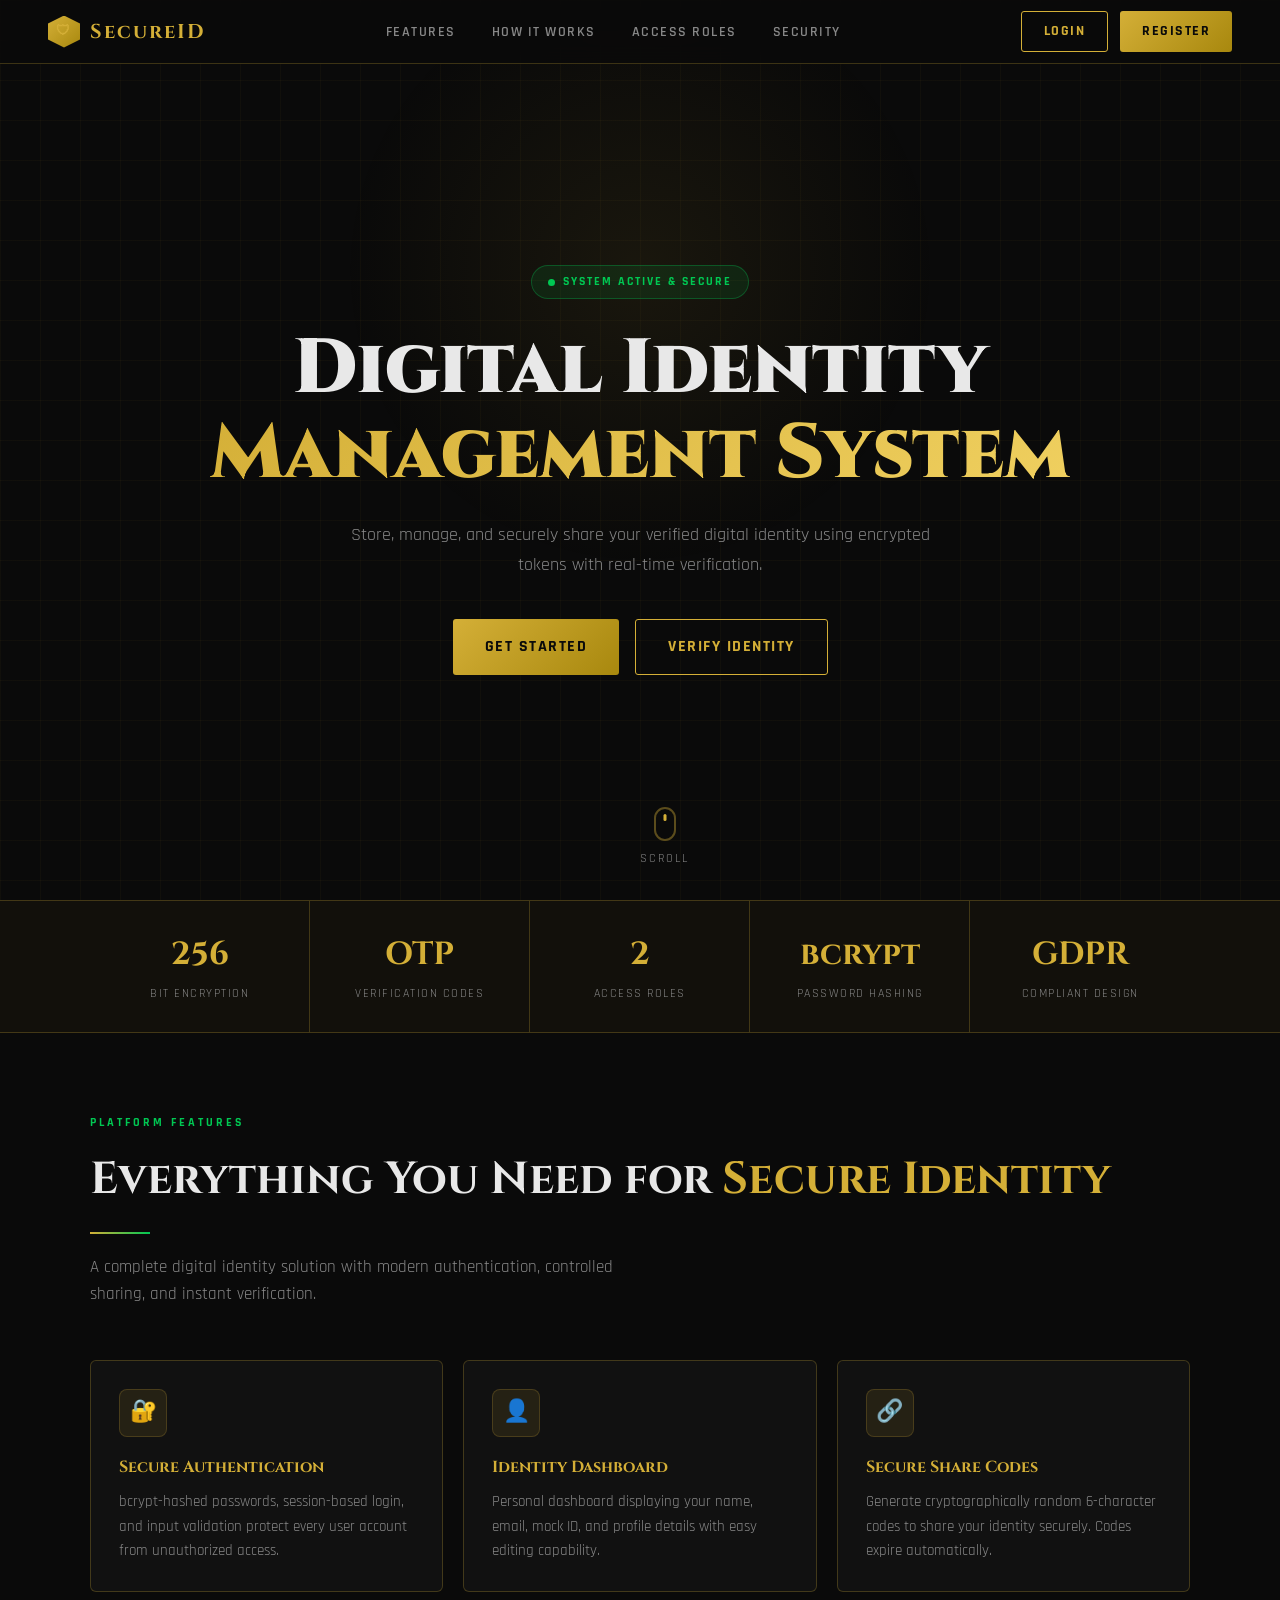
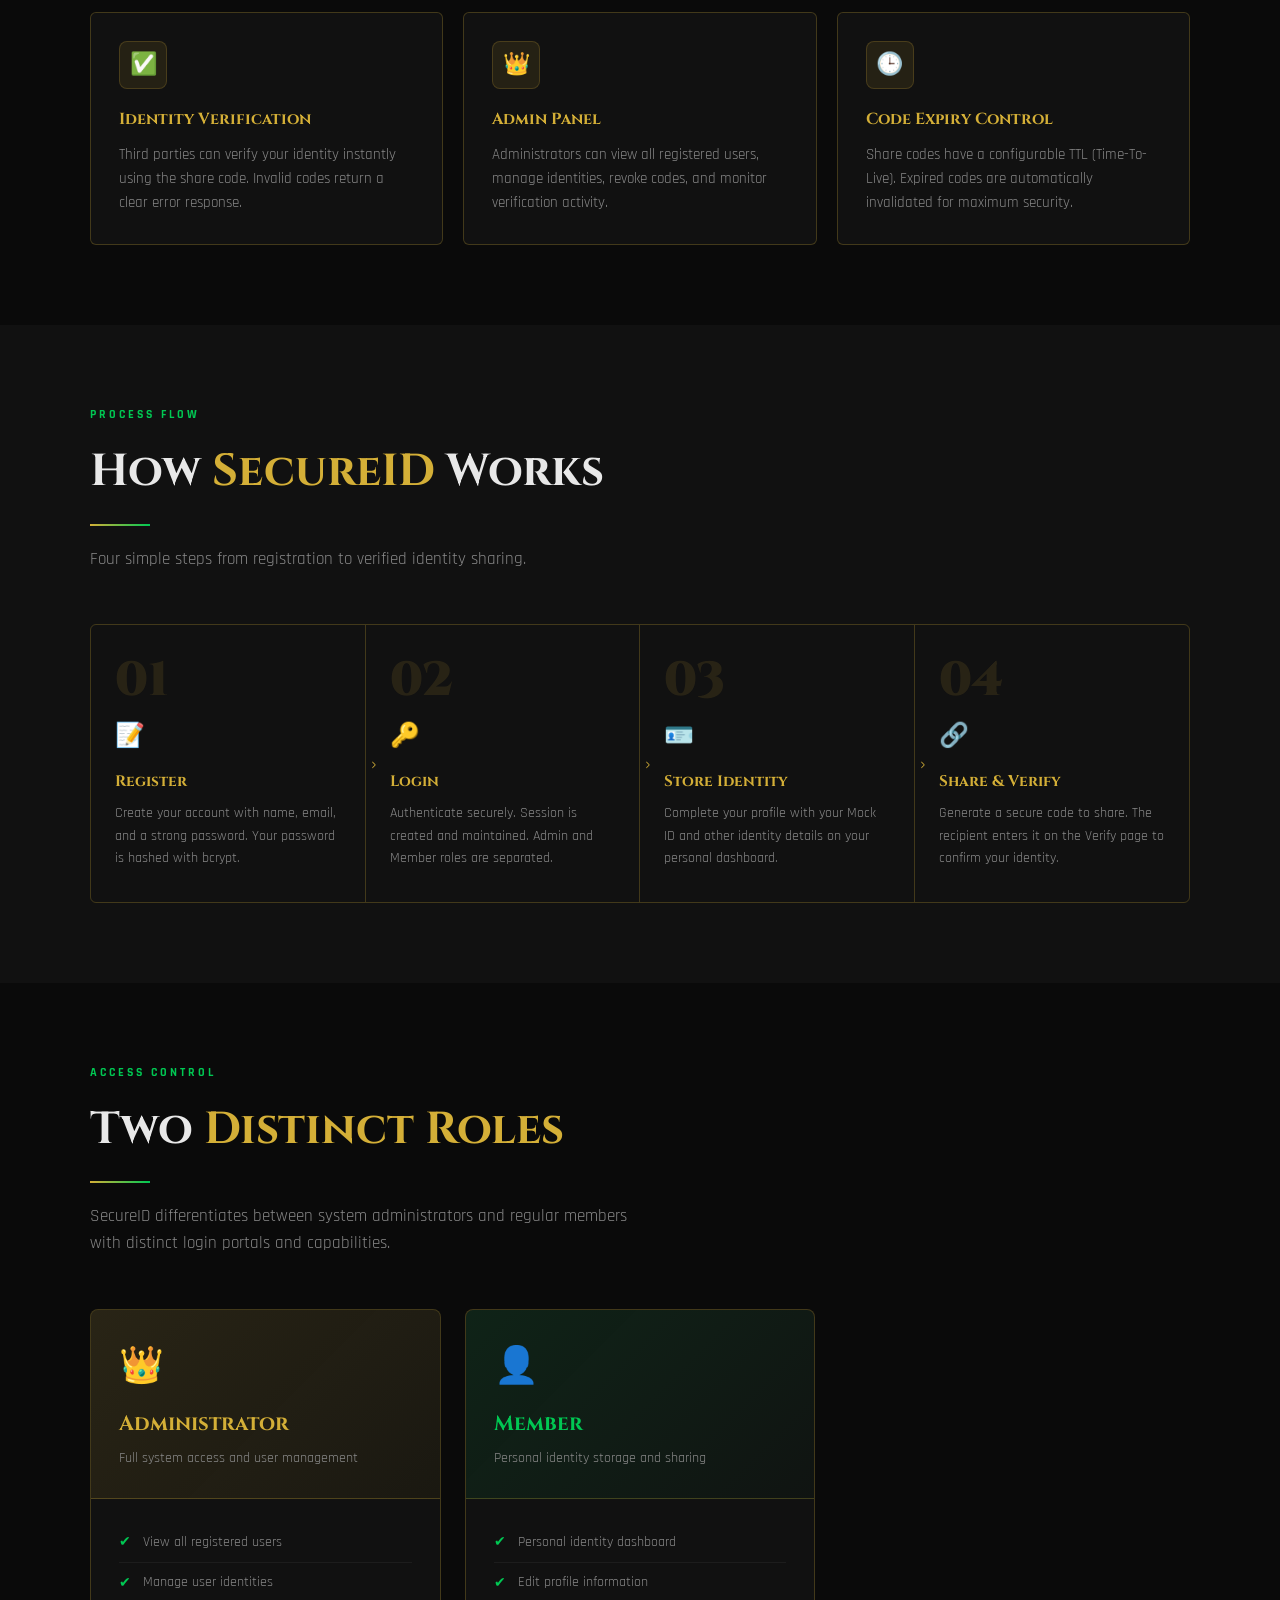
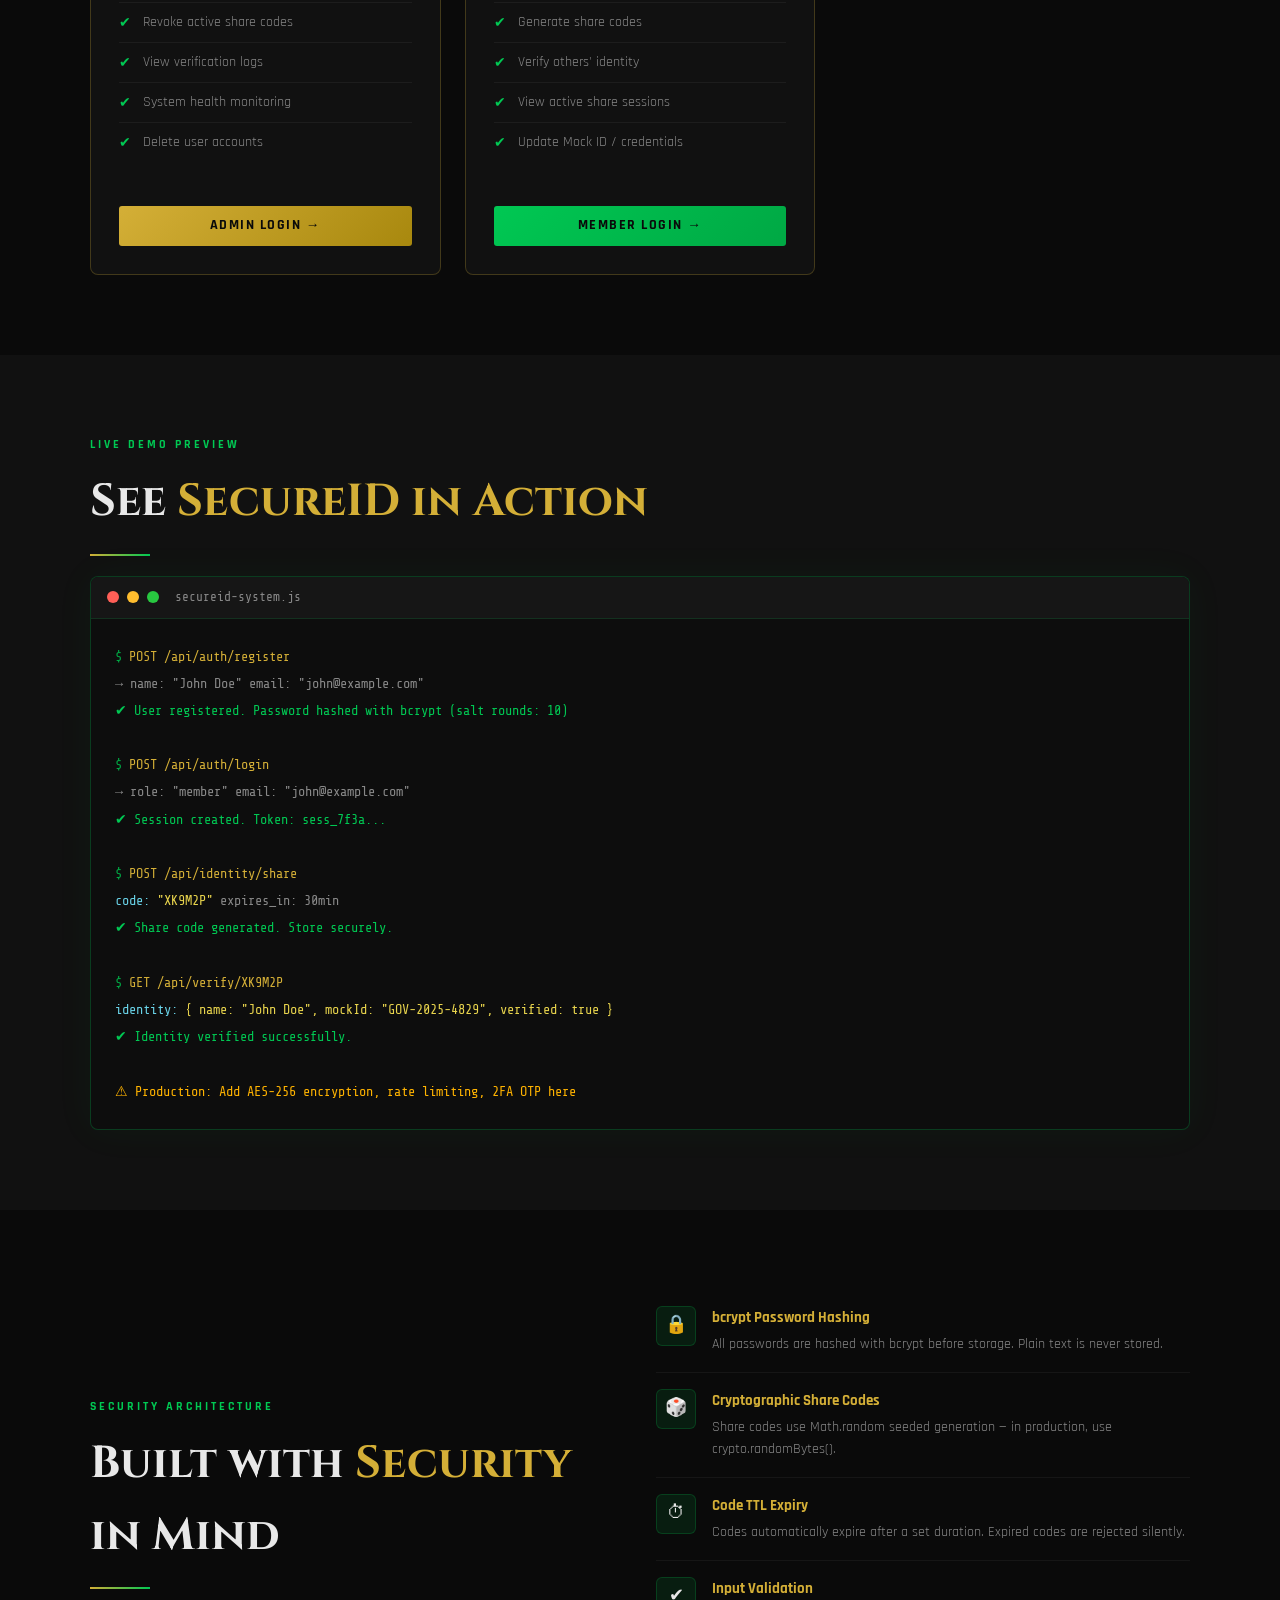
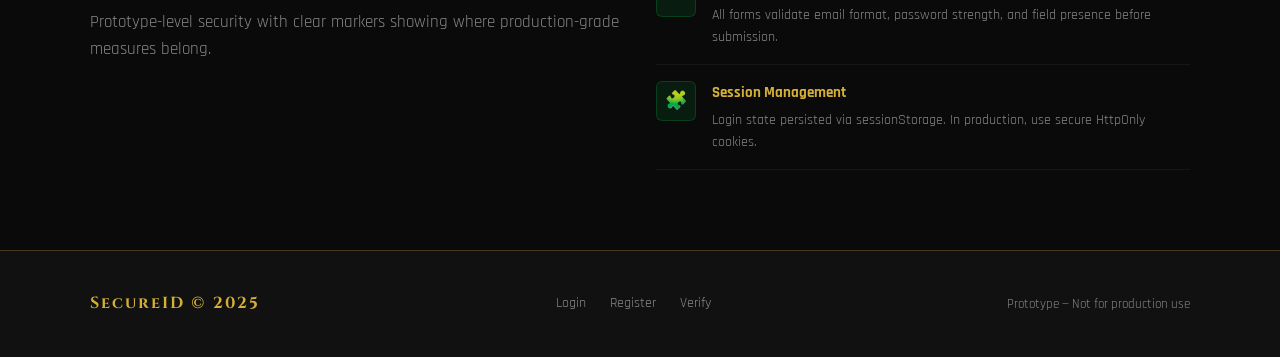
<file: index.html>
<!DOCTYPE html>
<html lang="en">
<head>
  <meta charset="UTF-8" />
  <meta name="viewport" content="width=device-width, initial-scale=1.0"/>
  <title>SecureID – Digital Identity Management System</title>
  <link rel="preconnect" href="https://fonts.googleapis.com">
  <link href="https://fonts.googleapis.com/css2?family=Cinzel:wght@400;600;700;900&family=Rajdhani:wght@300;400;500;600;700&family=Share+Tech+Mono&display=swap" rel="stylesheet">
  <style>
    :root {
      --gold: #D4AF37;
      --gold-light: #F0D060;
      --gold-dark: #A8880E;
      --black: #0A0A0A;
      --black-2: #111111;
      --black-3: #1A1A1A;
      --green: #00C853;
      --green-dark: #00A844;
      --green-dim: #00401A;
      --text: #E8E8E8;
      --text-muted: #888;
      --border: rgba(212,175,55,0.25);
    }
    *, *::before, *::after { box-sizing: border-box; margin: 0; padding: 0; }
    html { scroll-behavior: smooth; }
    body {
      background: var(--black);
      color: var(--text);
      font-family: 'Rajdhani', sans-serif;
      font-size: 16px;
      line-height: 1.6;
      overflow-x: hidden;
    }

    /* GRID BG */
    body::before {
      content: '';
      position: fixed;
      inset: 0;
      background-image:
        linear-gradient(rgba(212,175,55,0.04) 1px, transparent 1px),
        linear-gradient(90deg, rgba(212,175,55,0.04) 1px, transparent 1px);
      background-size: 40px 40px;
      pointer-events: none;
      z-index: 0;
    }

    /* NAV */
    nav {
      position: fixed;
      top: 0; left: 0; right: 0;
      z-index: 100;
      background: rgba(10,10,10,0.92);
      border-bottom: 1px solid var(--border);
      backdrop-filter: blur(12px);
      display: flex;
      align-items: center;
      justify-content: space-between;
      padding: 0 48px;
      height: 64px;
    }
    .nav-logo {
      font-family: 'Cinzel', serif;
      font-size: 1.25rem;
      font-weight: 700;
      color: var(--gold);
      letter-spacing: 2px;
      text-decoration: none;
      display: flex;
      align-items: center;
      gap: 10px;
    }
    .nav-logo .shield {
      width: 32px; height: 32px;
      background: linear-gradient(135deg, var(--gold), var(--gold-dark));
      clip-path: polygon(50% 0%, 100% 25%, 100% 75%, 50% 100%, 0% 75%, 0% 25%);
      display: flex; align-items: center; justify-content: center;
      font-size: 14px;
      flex-shrink: 0;
    }
    .nav-links {
      display: flex;
      gap: 36px;
      list-style: none;
      align-items: center;
    }
    .nav-links a {
      color: var(--text-muted);
      text-decoration: none;
      font-size: 0.9rem;
      font-weight: 600;
      letter-spacing: 1.5px;
      text-transform: uppercase;
      transition: color 0.2s;
    }
    .nav-links a:hover { color: var(--gold); }
    .nav-cta {
      display: flex;
      gap: 12px;
    }
    .btn {
      display: inline-flex;
      align-items: center;
      justify-content: center;
      gap: 8px;
      padding: 9px 22px;
      border-radius: 3px;
      font-family: 'Rajdhani', sans-serif;
      font-weight: 700;
      font-size: 0.85rem;
      letter-spacing: 1.5px;
      text-transform: uppercase;
      cursor: pointer;
      border: none;
      text-decoration: none;
      transition: all 0.2s;
    }
    .btn-outline {
      background: transparent;
      border: 1px solid var(--gold);
      color: var(--gold);
    }
    .btn-outline:hover {
      background: var(--gold);
      color: var(--black);
    }
    .btn-primary {
      background: linear-gradient(135deg, var(--gold), var(--gold-dark));
      color: var(--black);
    }
    .btn-primary:hover {
      background: linear-gradient(135deg, var(--gold-light), var(--gold));
      transform: translateY(-1px);
      box-shadow: 0 4px 20px rgba(212,175,55,0.3);
    }
    .btn-green {
      background: linear-gradient(135deg, var(--green), var(--green-dark));
      color: var(--black);
    }
    .btn-green:hover {
      background: linear-gradient(135deg, #00FF6A, var(--green));
      box-shadow: 0 4px 20px rgba(0,200,83,0.3);
      transform: translateY(-1px);
    }

    /* HERO */
    .hero {
      position: relative;
      min-height: 100vh;
      display: flex;
      align-items: center;
      justify-content: center;
      text-align: center;
      padding: 120px 24px 80px;
      z-index: 1;
    }
    .hero-glow {
      position: absolute;
      top: 30%;
      left: 50%;
      transform: translate(-50%, -50%);
      width: 600px; height: 600px;
      background: radial-gradient(circle, rgba(212,175,55,0.08) 0%, transparent 70%);
      pointer-events: none;
    }
    .hero-badge {
      display: inline-flex;
      align-items: center;
      gap: 8px;
      background: rgba(0,200,83,0.1);
      border: 1px solid rgba(0,200,83,0.3);
      color: var(--green);
      padding: 6px 16px;
      border-radius: 20px;
      font-size: 0.78rem;
      font-weight: 700;
      letter-spacing: 2px;
      text-transform: uppercase;
      margin-bottom: 28px;
      animation: fadeInDown 0.8s ease both;
    }
    .hero-badge::before {
      content: '';
      width: 7px; height: 7px;
      background: var(--green);
      border-radius: 50%;
      animation: pulse 1.5s infinite;
    }
    @keyframes pulse {
      0%, 100% { opacity: 1; transform: scale(1); }
      50% { opacity: 0.5; transform: scale(1.4); }
    }
    .hero h1 {
      font-family: 'Cinzel', serif;
      font-size: clamp(2.8rem, 6vw, 5rem);
      font-weight: 900;
      line-height: 1.1;
      margin-bottom: 24px;
      animation: fadeInUp 0.8s 0.2s ease both;
    }
    .hero h1 span {
      background: linear-gradient(135deg, var(--gold), var(--gold-light));
      -webkit-background-clip: text;
      -webkit-text-fill-color: transparent;
      background-clip: text;
    }
    .hero p {
      max-width: 600px;
      margin: 0 auto 40px;
      color: var(--text-muted);
      font-size: 1.15rem;
      font-weight: 400;
      animation: fadeInUp 0.8s 0.4s ease both;
    }
    .hero-btns {
      display: flex;
      gap: 16px;
      justify-content: center;
      flex-wrap: wrap;
      animation: fadeInUp 0.8s 0.6s ease both;
    }
    @keyframes fadeInUp {
      from { opacity: 0; transform: translateY(24px); }
      to { opacity: 1; transform: translateY(0); }
    }
    @keyframes fadeInDown {
      from { opacity: 0; transform: translateY(-16px); }
      to { opacity: 1; transform: translateY(0); }
    }

    /* STATS BAR */
    .stats-bar {
      position: relative;
      z-index: 1;
      border-top: 1px solid var(--border);
      border-bottom: 1px solid var(--border);
      background: rgba(212,175,55,0.04);
      display: flex;
      justify-content: center;
      gap: 0;
    }
    .stat {
      flex: 1;
      max-width: 220px;
      padding: 28px 24px;
      text-align: center;
      border-right: 1px solid var(--border);
    }
    .stat:last-child { border-right: none; }
    .stat-num {
      font-family: 'Cinzel', serif;
      font-size: 2rem;
      font-weight: 700;
      color: var(--gold);
    }
    .stat-label {
      font-size: 0.78rem;
      color: var(--text-muted);
      text-transform: uppercase;
      letter-spacing: 1.5px;
      margin-top: 4px;
    }

    /* SECTIONS */
    section {
      position: relative;
      z-index: 1;
      padding: 80px 24px;
    }
    .container { max-width: 1100px; margin: 0 auto; }
    .section-label {
      font-size: 0.75rem;
      letter-spacing: 3px;
      text-transform: uppercase;
      color: var(--green);
      font-weight: 700;
      margin-bottom: 12px;
    }
    .section-title {
      font-family: 'Cinzel', serif;
      font-size: clamp(1.8rem, 3.5vw, 2.8rem);
      font-weight: 700;
      margin-bottom: 16px;
      color: var(--text);
    }
    .section-title span { color: var(--gold); }
    .section-desc {
      color: var(--text-muted);
      font-size: 1.05rem;
      max-width: 560px;
      margin-bottom: 52px;
    }

    /* FEATURES GRID */
    .features-grid {
      display: grid;
      grid-template-columns: repeat(auto-fill, minmax(300px, 1fr));
      gap: 20px;
    }
    .feature-card {
      background: var(--black-2);
      border: 1px solid var(--border);
      border-radius: 6px;
      padding: 28px;
      transition: border-color 0.3s, transform 0.3s;
      position: relative;
      overflow: hidden;
    }
    .feature-card::before {
      content: '';
      position: absolute;
      top: 0; left: 0; right: 0;
      height: 2px;
      background: linear-gradient(90deg, transparent, var(--gold), transparent);
      opacity: 0;
      transition: opacity 0.3s;
    }
    .feature-card:hover { border-color: var(--gold); transform: translateY(-4px); }
    .feature-card:hover::before { opacity: 1; }
    .feature-icon {
      width: 48px; height: 48px;
      background: rgba(212,175,55,0.1);
      border: 1px solid rgba(212,175,55,0.2);
      border-radius: 8px;
      display: flex; align-items: center; justify-content: center;
      font-size: 22px;
      margin-bottom: 18px;
    }
    .feature-card h3 {
      font-family: 'Cinzel', serif;
      font-size: 1rem;
      color: var(--gold);
      margin-bottom: 10px;
    }
    .feature-card p {
      color: var(--text-muted);
      font-size: 0.92rem;
      line-height: 1.65;
    }

    /* HOW IT WORKS */
    .steps {
      display: grid;
      grid-template-columns: repeat(auto-fill, minmax(220px, 1fr));
      gap: 0;
      border: 1px solid var(--border);
      border-radius: 6px;
      overflow: hidden;
    }
    .step {
      padding: 32px 24px;
      border-right: 1px solid var(--border);
      position: relative;
    }
    .step:last-child { border-right: none; }
    .step-num {
      font-family: 'Cinzel', serif;
      font-size: 3rem;
      font-weight: 900;
      color: rgba(212,175,55,0.12);
      line-height: 1;
      margin-bottom: 12px;
    }
    .step-icon { font-size: 24px; margin-bottom: 14px; }
    .step h4 {
      font-family: 'Cinzel', serif;
      font-size: 0.95rem;
      color: var(--gold);
      margin-bottom: 8px;
    }
    .step p { color: var(--text-muted); font-size: 0.88rem; }
    .step-arrow {
      position: absolute;
      top: 50%; right: -12px;
      transform: translateY(-50%);
      color: var(--gold);
      font-size: 20px;
      z-index: 2;
    }
    .step:last-child .step-arrow { display: none; }

    /* ROLE CARDS */
    .roles-grid {
      display: grid;
      grid-template-columns: repeat(auto-fill, minmax(320px, 1fr));
      gap: 24px;
    }
    .role-card {
      background: var(--black-2);
      border-radius: 8px;
      overflow: hidden;
      border: 1px solid var(--border);
      transition: transform 0.3s, box-shadow 0.3s;
    }
    .role-card:hover {
      transform: translateY(-4px);
      box-shadow: 0 12px 40px rgba(0,0,0,0.4);
    }
    .role-header {
      padding: 28px;
      border-bottom: 1px solid var(--border);
    }
    .role-header.admin { background: linear-gradient(135deg, rgba(212,175,55,0.12), rgba(168,136,14,0.06)); }
    .role-header.member { background: linear-gradient(135deg, rgba(0,200,83,0.1), rgba(0,64,26,0.06)); }
    .role-icon { font-size: 36px; margin-bottom: 12px; }
    .role-card h3 {
      font-family: 'Cinzel', serif;
      font-size: 1.3rem;
      font-weight: 700;
    }
    .role-header.admin h3 { color: var(--gold); }
    .role-header.member h3 { color: var(--green); }
    .role-card p { color: var(--text-muted); font-size: 0.9rem; margin-top: 6px; }
    .role-body { padding: 24px 28px; }
    .role-feature {
      display: flex;
      align-items: center;
      gap: 12px;
      padding: 8px 0;
      border-bottom: 1px solid rgba(255,255,255,0.05);
      font-size: 0.9rem;
      color: var(--text-muted);
    }
    .role-feature:last-child { border-bottom: none; }
    .role-feature .check { color: var(--green); font-size: 14px; flex-shrink: 0; }
    .role-btn { display: block; margin: 20px 28px 28px; }

    /* TERMINAL DEMO */
    .terminal {
      background: #0D0D0D;
      border: 1px solid rgba(0,200,83,0.25);
      border-radius: 8px;
      overflow: hidden;
      font-family: 'Share Tech Mono', monospace;
      box-shadow: 0 0 40px rgba(0,200,83,0.05);
    }
    .terminal-bar {
      background: #161616;
      border-bottom: 1px solid rgba(0,200,83,0.15);
      padding: 10px 16px;
      display: flex;
      align-items: center;
      gap: 8px;
    }
    .t-dot { width: 12px; height: 12px; border-radius: 50%; }
    .t-dot.red { background: #FF5F57; }
    .t-dot.yellow { background: #FFBD2E; }
    .t-dot.green { background: #28C840; }
    .terminal-title { color: var(--text-muted); font-size: 0.8rem; margin-left: 8px; }
    .terminal-body { padding: 24px; font-size: 0.85rem; line-height: 2; }
    .t-cmd { color: var(--gold); }
    .t-out { color: var(--text-muted); }
    .t-success { color: var(--green); }
    .t-warn { color: #FFB300; }
    .t-key { color: #69D2E7; }
    .t-val { color: #E8D44D; }
    .t-prompt { color: var(--green-dark); }

    /* SECURITY SECTION */
    .security-grid {
      display: grid;
      grid-template-columns: 1fr 1fr;
      gap: 32px;
      align-items: center;
    }
    .security-list { list-style: none; }
    .security-item {
      display: flex;
      gap: 16px;
      padding: 16px 0;
      border-bottom: 1px solid rgba(255,255,255,0.05);
    }
    .sec-icon {
      width: 40px; height: 40px;
      background: rgba(0,200,83,0.1);
      border: 1px solid rgba(0,200,83,0.2);
      border-radius: 6px;
      display: flex; align-items: center; justify-content: center;
      font-size: 18px;
      flex-shrink: 0;
    }
    .sec-text h4 { color: var(--gold); font-size: 0.95rem; margin-bottom: 4px; }
    .sec-text p { color: var(--text-muted); font-size: 0.85rem; }

    /* FOOTER */
    footer {
      position: relative;
      z-index: 1;
      background: var(--black-2);
      border-top: 1px solid var(--border);
      padding: 40px 24px;
    }
    .footer-inner {
      max-width: 1100px;
      margin: 0 auto;
      display: flex;
      align-items: center;
      justify-content: space-between;
      flex-wrap: wrap;
      gap: 20px;
    }
    .footer-logo {
      font-family: 'Cinzel', serif;
      color: var(--gold);
      font-size: 1rem;
      font-weight: 700;
      letter-spacing: 2px;
    }
    .footer-links { display: flex; gap: 24px; }
    .footer-links a {
      color: var(--text-muted);
      text-decoration: none;
      font-size: 0.85rem;
      transition: color 0.2s;
    }
    .footer-links a:hover { color: var(--gold); }
    .footer-copy { color: var(--text-muted); font-size: 0.8rem; }

    /* DIVIDER */
    .gold-divider {
      width: 60px; height: 2px;
      background: linear-gradient(90deg, var(--gold), var(--green));
      margin-bottom: 20px;
    }

    /* SCROLL INDICATOR */
    .scroll-indicator {
      position: absolute;
      bottom: 32px;
      left: 50%;
      transform: translateX(-50%);
      display: flex;
      flex-direction: column;
      align-items: center;
      gap: 8px;
      color: var(--text-muted);
      font-size: 0.75rem;
      letter-spacing: 2px;
      text-transform: uppercase;
      animation: fadeInUp 1s 1s ease both;
    }
    .scroll-mouse {
      width: 22px; height: 34px;
      border: 2px solid rgba(212,175,55,0.4);
      border-radius: 11px;
      position: relative;
    }
    .scroll-mouse::after {
      content: '';
      position: absolute;
      top: 5px; left: 50%; transform: translateX(-50%);
      width: 3px; height: 7px;
      background: var(--gold);
      border-radius: 2px;
      animation: scrollDown 1.5s infinite;
    }
    @keyframes scrollDown {
      0% { top: 5px; opacity: 1; }
      100% { top: 18px; opacity: 0; }
    }

    /* SECTION BG ACCENT */
    .bg-accent { background: var(--black-2); }
  </style>
</head>
<body>

  <!-- NAVBAR -->
  <nav>
    <a href="index.html" class="nav-logo">
      <div class="shield">🛡</div>
      SecureID
    </a>
    <ul class="nav-links">
      <li><a href="#features">Features</a></li>
      <li><a href="#how-it-works">How It Works</a></li>
      <li><a href="#roles">Access Roles</a></li>
      <li><a href="#security">Security</a></li>
    </ul>
    <div class="nav-cta">
      <a href="login.html" class="btn btn-outline">Login</a>
      <a href="register.html" class="btn btn-primary">Register</a>
    </div>
  </nav>

  <!-- HERO -->
  <section class="hero">
    <div class="hero-glow"></div>
    <div>
      <div class="hero-badge">System Active &amp; Secure</div>
      <h1>Digital Identity<br><span>Management System</span></h1>
      <p>Store, manage, and securely share your verified digital identity using encrypted tokens with real-time verification.</p>
      <div class="hero-btns">
        <a href="register.html" class="btn btn-primary" style="font-size:1rem; padding:14px 32px;">Get Started</a>
        <a href="verify.html" class="btn btn-outline" style="font-size:1rem; padding:14px 32px;">Verify Identity</a>
      </div>
    </div>
    <div class="scroll-indicator">
      <div class="scroll-mouse"></div>
      Scroll
    </div>
  </section>

  <!-- STATS -->
  <div class="stats-bar">
    <div class="stat"><div class="stat-num">256</div><div class="stat-label">Bit Encryption</div></div>
    <div class="stat"><div class="stat-num">OTP</div><div class="stat-label">Verification Codes</div></div>
    <div class="stat"><div class="stat-num">2</div><div class="stat-label">Access Roles</div></div>
    <div class="stat"><div class="stat-num">bcrypt</div><div class="stat-label">Password Hashing</div></div>
    <div class="stat"><div class="stat-num">GDPR</div><div class="stat-label">Compliant Design</div></div>
  </div>

  <!-- FEATURES -->
  <section id="features">
    <div class="container">
      <div class="section-label">Platform Features</div>
      <h2 class="section-title">Everything You Need for <span>Secure Identity</span></h2>
      <div class="gold-divider"></div>
      <p class="section-desc">A complete digital identity solution with modern authentication, controlled sharing, and instant verification.</p>
      <div class="features-grid">
        <div class="feature-card">
          <div class="feature-icon">🔐</div>
          <h3>Secure Authentication</h3>
          <p>bcrypt-hashed passwords, session-based login, and input validation protect every user account from unauthorized access.</p>
        </div>
        <div class="feature-card">
          <div class="feature-icon">👤</div>
          <h3>Identity Dashboard</h3>
          <p>Personal dashboard displaying your name, email, mock ID, and profile details with easy editing capability.</p>
        </div>
        <div class="feature-card">
          <div class="feature-icon">🔗</div>
          <h3>Secure Share Codes</h3>
          <p>Generate cryptographically random 6-character codes to share your identity securely. Codes expire automatically.</p>
        </div>
        <div class="feature-card">
          <div class="feature-icon">✅</div>
          <h3>Identity Verification</h3>
          <p>Third parties can verify your identity instantly using the share code. Invalid codes return a clear error response.</p>
        </div>
        <div class="feature-card">
          <div class="feature-icon">👑</div>
          <h3>Admin Panel</h3>
          <p>Administrators can view all registered users, manage identities, revoke codes, and monitor verification activity.</p>
        </div>
        <div class="feature-card">
          <div class="feature-icon">🕒</div>
          <h3>Code Expiry Control</h3>
          <p>Share codes have a configurable TTL (Time-To-Live). Expired codes are automatically invalidated for maximum security.</p>
        </div>
      </div>
    </div>
  </section>

  <!-- HOW IT WORKS -->
  <section id="how-it-works" class="bg-accent">
    <div class="container">
      <div class="section-label">Process Flow</div>
      <h2 class="section-title">How <span>SecureID</span> Works</h2>
      <div class="gold-divider"></div>
      <p class="section-desc">Four simple steps from registration to verified identity sharing.</p>
      <div class="steps">
        <div class="step">
          <div class="step-num">01</div>
          <div class="step-icon">📝</div>
          <h4>Register</h4>
          <p>Create your account with name, email, and a strong password. Your password is hashed with bcrypt.</p>
          <span class="step-arrow">›</span>
        </div>
        <div class="step">
          <div class="step-num">02</div>
          <div class="step-icon">🔑</div>
          <h4>Login</h4>
          <p>Authenticate securely. Session is created and maintained. Admin and Member roles are separated.</p>
          <span class="step-arrow">›</span>
        </div>
        <div class="step">
          <div class="step-num">03</div>
          <div class="step-icon">🪪</div>
          <h4>Store Identity</h4>
          <p>Complete your profile with your Mock ID and other identity details on your personal dashboard.</p>
          <span class="step-arrow">›</span>
        </div>
        <div class="step">
          <div class="step-num">04</div>
          <div class="step-icon">🔗</div>
          <h4>Share &amp; Verify</h4>
          <p>Generate a secure code to share. The recipient enters it on the Verify page to confirm your identity.</p>
        </div>
      </div>
    </div>
  </section>

  <!-- ROLES -->
  <section id="roles">
    <div class="container">
      <div class="section-label">Access Control</div>
      <h2 class="section-title">Two <span>Distinct Roles</span></h2>
      <div class="gold-divider"></div>
      <p class="section-desc">SecureID differentiates between system administrators and regular members with distinct login portals and capabilities.</p>
      <div class="roles-grid">
        <div class="role-card">
          <div class="role-header admin">
            <div class="role-icon">👑</div>
            <h3>Administrator</h3>
            <p>Full system access and user management</p>
          </div>
          <div class="role-body">
            <div class="role-feature"><span class="check">✔</span> View all registered users</div>
            <div class="role-feature"><span class="check">✔</span> Manage user identities</div>
            <div class="role-feature"><span class="check">✔</span> Revoke active share codes</div>
            <div class="role-feature"><span class="check">✔</span> View verification logs</div>
            <div class="role-feature"><span class="check">✔</span> System health monitoring</div>
            <div class="role-feature"><span class="check">✔</span> Delete user accounts</div>
          </div>
          <a href="login.html?role=admin" class="btn btn-primary role-btn" style="text-align:center;">Admin Login →</a>
        </div>
        <div class="role-card">
          <div class="role-header member">
            <div class="role-icon">👤</div>
            <h3>Member</h3>
            <p>Personal identity storage and sharing</p>
          </div>
          <div class="role-body">
            <div class="role-feature"><span class="check">✔</span> Personal identity dashboard</div>
            <div class="role-feature"><span class="check">✔</span> Edit profile information</div>
            <div class="role-feature"><span class="check">✔</span> Generate share codes</div>
            <div class="role-feature"><span class="check">✔</span> Verify others' identity</div>
            <div class="role-feature"><span class="check">✔</span> View active share sessions</div>
            <div class="role-feature"><span class="check">✔</span> Update Mock ID / credentials</div>
          </div>
          <a href="login.html?role=member" class="btn btn-green role-btn" style="text-align:center;">Member Login →</a>
        </div>
      </div>
    </div>
  </section>

  <!-- TERMINAL DEMO -->
  <section class="bg-accent">
    <div class="container">
      <div class="section-label">Live Demo Preview</div>
      <h2 class="section-title">See <span>SecureID in Action</span></h2>
      <div class="gold-divider"></div>
      <div class="terminal">
        <div class="terminal-bar">
          <div class="t-dot red"></div>
          <div class="t-dot yellow"></div>
          <div class="t-dot green"></div>
          <span class="terminal-title">secureid-system.js</span>
        </div>
        <div class="terminal-body">
          <div><span class="t-prompt">$</span> <span class="t-cmd">POST /api/auth/register</span></div>
          <div><span class="t-out">  → name: "John Doe"  email: "john@example.com"</span></div>
          <div><span class="t-success">  ✔ User registered. Password hashed with bcrypt (salt rounds: 10)</span></div>
          <br>
          <div><span class="t-prompt">$</span> <span class="t-cmd">POST /api/auth/login</span></div>
          <div><span class="t-out">  → role: "member"  email: "john@example.com"</span></div>
          <div><span class="t-success">  ✔ Session created. Token: sess_7f3a...</span></div>
          <br>
          <div><span class="t-prompt">$</span> <span class="t-cmd">POST /api/identity/share</span></div>
          <div><span class="t-key">  code: </span><span class="t-val">"XK9M2P"</span> <span class="t-out">expires_in: 30min</span></div>
          <div><span class="t-success">  ✔ Share code generated. Store securely.</span></div>
          <br>
          <div><span class="t-prompt">$</span> <span class="t-cmd">GET /api/verify/XK9M2P</span></div>
          <div><span class="t-key">  identity: </span><span class="t-val">{ name: "John Doe", mockId: "GOV-2025-4829", verified: true }</span></div>
          <div><span class="t-success">  ✔ Identity verified successfully.</span></div>
          <br>
          <div><span class="t-warn">  ⚠ Production: Add AES-256 encryption, rate limiting, 2FA OTP here</span></div>
        </div>
      </div>
    </div>
  </section>

  <!-- SECURITY -->
  <section id="security">
    <div class="container">
      <div class="security-grid">
        <div>
          <div class="section-label">Security Architecture</div>
          <h2 class="section-title">Built with <span>Security</span> in Mind</h2>
          <div class="gold-divider"></div>
          <p class="section-desc" style="margin-bottom:0;">Prototype-level security with clear markers showing where production-grade measures belong.</p>
        </div>
        <ul class="security-list">
          <li class="security-item">
            <div class="sec-icon">🔒</div>
            <div class="sec-text">
              <h4>bcrypt Password Hashing</h4>
              <p>All passwords are hashed with bcrypt before storage. Plain text is never stored.</p>
            </div>
          </li>
          <li class="security-item">
            <div class="sec-icon">🎲</div>
            <div class="sec-text">
              <h4>Cryptographic Share Codes</h4>
              <p>Share codes use Math.random seeded generation — in production, use crypto.randomBytes().</p>
            </div>
          </li>
          <li class="security-item">
            <div class="sec-icon">⏱</div>
            <div class="sec-text">
              <h4>Code TTL Expiry</h4>
              <p>Codes automatically expire after a set duration. Expired codes are rejected silently.</p>
            </div>
          </li>
          <li class="security-item">
            <div class="sec-icon">✔</div>
            <div class="sec-text">
              <h4>Input Validation</h4>
              <p>All forms validate email format, password strength, and field presence before submission.</p>
            </div>
          </li>
          <li class="security-item">
            <div class="sec-icon">🧩</div>
            <div class="sec-text">
              <h4>Session Management</h4>
              <p>Login state persisted via sessionStorage. In production, use secure HttpOnly cookies.</p>
            </div>
          </li>
        </ul>
      </div>
    </div>
  </section>

  <!-- FOOTER -->
  <footer>
    <div class="footer-inner">
      <div class="footer-logo">SecureID © 2025</div>
      <div class="footer-links">
        <a href="login.html">Login</a>
        <a href="register.html">Register</a>
        <a href="verify.html">Verify</a>
      </div>
      <div class="footer-copy">Prototype — Not for production use</div>
    </div>
  </footer>

</body>
</html>
</file>
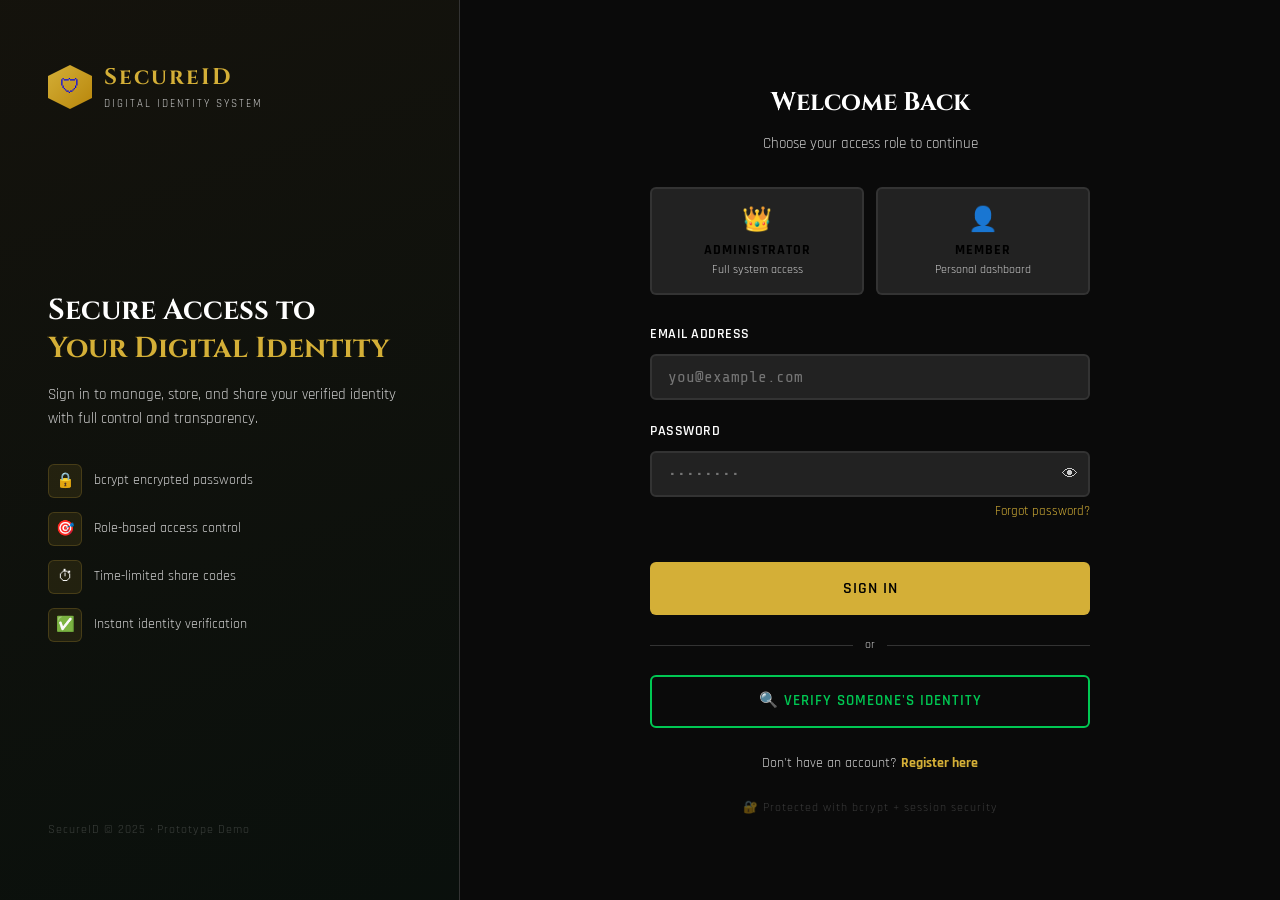
<file: admin.html>
<!DOCTYPE html>
<html lang="en">
<head>
  <meta charset="UTF-8"/>
  <meta name="viewport" content="width=device-width, initial-scale=1.0"/>
  <title>Admin Panel – SecureID</title>
  <link rel="preconnect" href="https://fonts.googleapis.com">
  <link href="https://fonts.googleapis.com/css2?family=Cinzel:wght@400;600;700;900&family=Rajdhani:wght@300;400;500;600;700&family=Share+Tech+Mono&display=swap" rel="stylesheet">
  <link rel="stylesheet" href="shared.css">
  <style>
    .sidebar {
      position: fixed; left: 0; top: 60px; bottom: 0;
      width: 230px;
      background: var(--black-2);
      border-right: 1px solid var(--border);
      z-index: 50;
      display: flex; flex-direction: column;
      padding: 24px 0;
    }
    .sidebar-section { padding: 0 16px; margin-bottom: 8px; }
    .sidebar-label { font-size: 0.65rem; letter-spacing: 2px; text-transform: uppercase; color: rgba(255,255,255,0.2); padding: 0 12px; margin-bottom: 6px; }
    .nav-item {
      display: flex; align-items: center; gap: 10px;
      padding: 10px 12px; border-radius: 5px;
      font-size: 0.9rem; font-weight: 600; color: var(--text-muted);
      cursor: pointer; text-decoration: none;
      transition: all 0.2s; margin-bottom: 2px;
    }
    .nav-item:hover { background: rgba(212,175,55,0.08); color: var(--text); }
    .nav-item.active { background: rgba(212,175,55,0.12); color: var(--gold); border-left: 2px solid var(--gold); }
    .nav-item .icon { font-size: 17px; width: 22px; text-align: center; }
    .sidebar-bottom { margin-top: auto; padding: 0 16px; }

    .content { margin-left: 230px; padding-top: 60px; }
    .content-inner { padding: 32px; max-width: 1100px; }
    .page-header { margin-bottom: 28px; display: flex; align-items: flex-start; justify-content: space-between; }
    .page-header h1 { font-family: 'Cinzel', serif; font-size: 1.8rem; font-weight: 700; }
    .page-header h1 span { color: var(--gold); }
    .page-header p { color: var(--text-muted); font-size: 0.95rem; margin-top: 4px; }

    /* STAT CARDS */
    .stats-row { display: grid; grid-template-columns: repeat(5, 1fr); gap: 16px; margin-bottom: 28px; }
    .stat-card {
      background: var(--black-2);
      border: 1px solid var(--border);
      border-radius: 6px;
      padding: 20px 16px;
      text-align: center;
      position: relative;
      overflow: hidden;
    }
    .stat-card::before {
      content: ''; position: absolute; bottom: 0; left: 0; right: 0;
      height: 2px;
    }
    .stat-card.gold::before { background: var(--gold); }
    .stat-card.green::before { background: var(--green); }
    .stat-card.red::before { background: var(--red); }
    .stat-num { font-family: 'Cinzel', serif; font-size: 2rem; font-weight: 700; }
    .stat-card.gold .stat-num { color: var(--gold); }
    .stat-card.green .stat-num { color: var(--green); }
    .stat-card.red .stat-num { color: var(--red); }
    .stat-lbl { font-size: 0.72rem; letter-spacing: 1.5px; text-transform: uppercase; color: var(--text-muted); margin-top: 4px; }

    /* USER TABLE */
    .user-table-wrap {
      background: var(--black-2);
      border: 1px solid var(--border);
      border-radius: 8px;
      overflow: hidden;
    }
    .table-header {
      padding: 16px 20px;
      border-bottom: 1px solid var(--border);
      display: flex; align-items: center; justify-content: space-between;
    }
    .table-title { font-family: 'Cinzel', serif; font-size: 1rem; color: var(--gold); }
    .table-search {
      background: var(--black-3);
      border: 1px solid rgba(255,255,255,0.1);
      border-radius: 4px;
      padding: 7px 12px;
      color: var(--text);
      font-family: 'Rajdhani', sans-serif;
      font-size: 0.9rem;
      width: 220px;
      outline: none;
      transition: border-color 0.2s;
    }
    .table-search:focus { border-color: var(--gold); }
    table { width: 100%; border-collapse: collapse; }
    thead th {
      padding: 12px 16px;
      text-align: left;
      font-size: 0.7rem;
      letter-spacing: 2px;
      text-transform: uppercase;
      color: rgba(255,255,255,0.3);
      border-bottom: 1px solid var(--border);
      font-weight: 700;
    }
    tbody tr { border-bottom: 1px solid rgba(255,255,255,0.04); transition: background 0.2s; }
    tbody tr:last-child { border-bottom: none; }
    tbody tr:hover { background: rgba(212,175,55,0.03); }
    td { padding: 14px 16px; font-size: 0.9rem; }
    .td-name { font-weight: 700; color: var(--text); }
    .td-id { font-family: 'Share Tech Mono', monospace; font-size: 0.82rem; color: var(--gold); }
    .td-email { color: var(--text-muted); font-size: 0.85rem; }
    .td-date { color: rgba(255,255,255,0.35); font-size: 0.8rem; }
    .td-actions { display: flex; gap: 6px; flex-wrap: wrap; }

    /* CODE TABLE */
    .code-row { font-family: 'Share Tech Mono', monospace; }
    .code-active { color: var(--green); }
    .code-expired { color: rgba(255,255,255,0.2); }

    /* PANEL TABS */
    .admin-tabs { display: flex; gap: 0; border-bottom: 1px solid var(--border); margin-bottom: 24px; }
    .admin-tab {
      padding: 12px 24px; cursor: pointer;
      font-size: 0.9rem; font-weight: 700; letter-spacing: 1px;
      color: var(--text-muted); border-bottom: 2px solid transparent;
      transition: all 0.2s; text-transform: uppercase;
    }
    .admin-tab:hover { color: var(--text); }
    .admin-tab.active { color: var(--gold); border-bottom-color: var(--gold); }
    .admin-panel { display: none; }
    .admin-panel.active { display: block; }

    /* MODAL */
    .modal-overlay {
      position: fixed; inset: 0;
      background: rgba(0,0,0,0.85);
      z-index: 200;
      display: none; align-items: center; justify-content: center;
    }
    .modal-overlay.show { display: flex; }
    .modal {
      background: var(--black-2);
      border: 1px solid var(--border);
      border-radius: 8px;
      padding: 28px;
      max-width: 480px; width: 90%;
      position: relative;
    }
    .modal h3 { font-family: 'Cinzel', serif; color: var(--gold); margin-bottom: 8px; }
    .modal p { color: var(--text-muted); font-size: 0.9rem; margin-bottom: 20px; }
    .modal-close {
      position: absolute; top: 14px; right: 14px;
      background: none; border: none; color: var(--text-muted);
      cursor: pointer; font-size: 20px;
    }
    .modal-actions { display: flex; gap: 10px; justify-content: flex-end; }

    .system-info { display: grid; grid-template-columns: 1fr 1fr; gap: 16px; }
    .info-item {
      background: var(--black-3);
      border: 1px solid rgba(255,255,255,0.06);
      border-radius: 5px;
      padding: 14px;
    }
    .info-label { font-size: 0.72rem; letter-spacing: 1.5px; text-transform: uppercase; color: rgba(255,255,255,0.3); margin-bottom: 5px; }
    .info-val { font-family: 'Share Tech Mono', monospace; font-size: 0.88rem; }
    .info-val.green { color: var(--green); }
    .info-val.gold { color: var(--gold); }
    .info-val.warn { color: #FFB300; }

    @media (max-width: 900px) {
      .sidebar { display: none; }
      .content { margin-left: 0; }
      .stats-row { grid-template-columns: repeat(3, 1fr); }
    }
    @media (max-width: 600px) {
      .stats-row { grid-template-columns: 1fr 1fr; }
    }
  </style>
</head>
<body>

  <!-- NAV -->
  <nav>
    <a href="index.html" class="nav-logo">
      <div class="shield">🛡</div>
      SecureID
    </a>
    <div class="nav-right">
      <span class="nav-user">Admin: <span id="navAdminName">—</span></span>
      <span class="badge badge-gold badge-dot" style="font-size:0.7rem;">Admin</span>
      <button onclick="SecureID.logout()" class="btn btn-outline btn-sm">Logout</button>
    </div>
  </nav>

  <!-- SIDEBAR -->
  <div class="sidebar">
    <div class="sidebar-section">
      <div class="sidebar-label">Admin Panel</div>
      <a class="nav-item active" onclick="showPanel('dashboard')"><span class="icon">📊</span> Dashboard</a>
      <a class="nav-item" onclick="showPanel('users')"><span class="icon">👥</span> Users</a>
      <a class="nav-item" onclick="showPanel('codes')"><span class="icon">🔑</span> Share Codes</a>
      <a class="nav-item" onclick="showPanel('system')"><span class="icon">⚙️</span> System Info</a>
    </div>
    <div class="sidebar-section">
      <div class="sidebar-label">Tools</div>
      <a class="nav-item" href="verify.html"><span class="icon">🔍</span> Verify</a>
    </div>
    <div class="sidebar-bottom">
      <button onclick="SecureID.logout()" class="btn btn-danger btn-full btn-sm">Sign Out</button>
    </div>
  </div>

  <!-- MAIN -->
  <div class="content">
    <div class="content-inner">
      <div class="page-header">
        <div>
          <h1><span>Admin</span> Control Panel</h1>
          <p>Manage users, identities, and system settings</p>
        </div>
        <button class="btn btn-primary btn-sm" onclick="refreshAll()">↻ Refresh</button>
      </div>

      <!-- STATS -->
      <div class="stats-row" id="statsRow">
        <div class="stat-card gold"><div class="stat-num" id="st-total">0</div><div class="stat-lbl">Total Members</div></div>
        <div class="stat-card green"><div class="stat-num" id="st-active">0</div><div class="stat-lbl">Active Users</div></div>
        <div class="stat-card green"><div class="stat-num" id="st-codes">0</div><div class="stat-lbl">Active Codes</div></div>
        <div class="stat-card red"><div class="stat-num" id="st-expired">0</div><div class="stat-lbl">Expired Codes</div></div>
        <div class="stat-card gold"><div class="stat-num" id="st-admins">0</div><div class="stat-lbl">Admins</div></div>
      </div>

      <!-- DASHBOARD PANEL -->
      <div class="admin-panel active" id="panel-dashboard">
        <div class="admin-tabs">
          <div class="admin-tab active" onclick="switchTab(this, 'dt-overview')">Overview</div>
          <div class="admin-tab" onclick="switchTab(this, 'dt-recent')">Recent Activity</div>
        </div>

        <div id="dt-overview">
          <div class="grid-2">
            <div class="card">
              <div class="gold-line"></div>
              <h3 style="font-family:'Cinzel',serif;color:var(--gold);margin-bottom:14px;">System Status</h3>
              <div style="display:flex;flex-direction:column;gap:10px;">
                <div style="display:flex;justify-content:space-between;font-size:0.9rem;padding:8px 0;border-bottom:1px solid rgba(255,255,255,0.05)">
                  <span style="color:var(--text-muted)">Authentication</span>
                  <span style="color:var(--green)">● Operational</span>
                </div>
                <div style="display:flex;justify-content:space-between;font-size:0.9rem;padding:8px 0;border-bottom:1px solid rgba(255,255,255,0.05)">
                  <span style="color:var(--text-muted)">Identity Store</span>
                  <span style="color:var(--green)">● Operational</span>
                </div>
                <div style="display:flex;justify-content:space-between;font-size:0.9rem;padding:8px 0;border-bottom:1px solid rgba(255,255,255,0.05)">
                  <span style="color:var(--text-muted)">Share Code Service</span>
                  <span style="color:var(--green)">● Operational</span>
                </div>
                <div style="display:flex;justify-content:space-between;font-size:0.9rem;padding:8px 0">
                  <span style="color:var(--text-muted)">Verification API</span>
                  <span style="color:var(--green)">● Operational</span>
                </div>
              </div>
            </div>
            <div class="card green-accent">
              <div class="gold-line" style="background:linear-gradient(90deg,var(--green),var(--gold))"></div>
              <h3 style="font-family:'Cinzel',serif;color:var(--green);margin-bottom:14px;">Security Summary</h3>
              <div style="display:flex;flex-direction:column;gap:10px;">
                <div style="display:flex;justify-content:space-between;font-size:0.9rem;padding:8px 0;border-bottom:1px solid rgba(255,255,255,0.05)">
                  <span style="color:var(--text-muted)">Password Hashing</span>
                  <span style="color:var(--gold)">bcrypt</span>
                </div>
                <div style="display:flex;justify-content:space-between;font-size:0.9rem;padding:8px 0;border-bottom:1px solid rgba(255,255,255,0.05)">
                  <span style="color:var(--text-muted)">Code Entropy</span>
                  <span style="color:var(--text-muted)">32-char alphabet</span>
                </div>
                <div style="display:flex;justify-content:space-between;font-size:0.9rem;padding:8px 0;border-bottom:1px solid rgba(255,255,255,0.05)">
                  <span style="color:var(--text-muted)">Code TTL</span>
                  <span style="color:var(--gold)">30 minutes</span>
                </div>
                <div style="display:flex;justify-content:space-between;font-size:0.9rem;padding:8px 0">
                  <span style="color:var(--text-muted)">Input Validation</span>
                  <span style="color:var(--green)">✔ Active</span>
                </div>
              </div>
            </div>
          </div>
        </div>

        <div id="dt-recent" style="display:none">
          <div style="color:var(--text-muted);font-size:0.9rem;padding:20px;text-align:center;border:1px solid var(--border);border-radius:6px;">
            Activity log coming soon. In production: all login attempts, code generations, and verifications would be logged here with timestamps and IP addresses.
          </div>
        </div>
      </div>

      <!-- USERS PANEL -->
      <div class="admin-panel" id="panel-users">
        <div class="alert alert-success" id="userActionAlert" style="margin-bottom:16px;"></div>
        <div class="user-table-wrap">
          <div class="table-header">
            <span class="table-title">Registered Users</span>
            <input type="text" class="table-search" placeholder="Search users..." id="userSearch" oninput="filterUsers(this.value)" />
          </div>
          <table>
            <thead>
              <tr>
                <th>Name</th>
                <th>Email</th>
                <th>Mock ID</th>
                <th>Role</th>
                <th>Status</th>
                <th>Joined</th>
                <th>Actions</th>
              </tr>
            </thead>
            <tbody id="userTableBody">
              <tr><td colspan="7" style="text-align:center;color:var(--text-muted);padding:24px;">Loading...</td></tr>
            </tbody>
          </table>
        </div>
      </div>

      <!-- CODES PANEL -->
      <div class="admin-panel" id="panel-codes">
        <div class="user-table-wrap">
          <div class="table-header">
            <span class="table-title">Share Codes</span>
            <button class="btn btn-danger btn-sm" onclick="purgeExpired()">Purge Expired</button>
          </div>
          <table>
            <thead>
              <tr>
                <th>Code</th>
                <th>User ID</th>
                <th>Created</th>
                <th>Expires</th>
                <th>Verifications</th>
                <th>Status</th>
                <th>Action</th>
              </tr>
            </thead>
            <tbody id="codesTableBody">
              <tr><td colspan="7" style="text-align:center;color:var(--text-muted);padding:24px;">Loading...</td></tr>
            </tbody>
          </table>
        </div>
      </div>

      <!-- SYSTEM PANEL -->
      <div class="admin-panel" id="panel-system">
        <h2 style="font-family:'Cinzel',serif;font-size:1.2rem;color:var(--gold);margin-bottom:20px;">System Information</h2>
        <div class="system-info">
          <div class="info-item"><div class="info-label">System Version</div><div class="info-val gold">SecureID v1.0.0</div></div>
          <div class="info-item"><div class="info-label">Build Type</div><div class="info-val warn">Prototype Demo</div></div>
          <div class="info-item"><div class="info-label">Storage Backend</div><div class="info-val">localStorage (browser)</div></div>
          <div class="info-item"><div class="info-label">Auth Method</div><div class="info-val green">bcrypt hash (simulated)</div></div>
          <div class="info-item"><div class="info-label">Session Type</div><div class="info-val">sessionStorage</div></div>
          <div class="info-item"><div class="info-label">Code Algorithm</div><div class="info-val">Math.random + charset</div></div>
          <div class="info-item"><div class="info-label">Code TTL</div><div class="info-val green">30 minutes</div></div>
          <div class="info-item"><div class="info-label">Input Validation</div><div class="info-val green">✔ Client-side</div></div>
        </div>
        <div class="card" style="margin-top:20px;">
          <h3 style="font-family:'Cinzel',serif;color:var(--gold);margin-bottom:12px;">Production Upgrade Notes</h3>
          <div style="font-size:0.87rem;color:var(--text-muted);line-height:2;">
            <div>🔒 <strong style="color:var(--text)">Passwords:</strong> Replace simulated hash → Real bcrypt (Node.js: bcrypt.hash(pw, 10))</div>
            <div>🗄️ <strong style="color:var(--text)">Database:</strong> Replace localStorage → MongoDB with encrypted fields (AES-256)</div>
            <div>🔑 <strong style="color:var(--text)">Session:</strong> Replace sessionStorage → HttpOnly secure cookies + Redis session store</div>
            <div>🎲 <strong style="color:var(--text)">Share Codes:</strong> Replace Math.random → crypto.randomBytes(4).toString('hex').toUpperCase()</div>
            <div>📱 <strong style="color:var(--text)">2FA/OTP:</strong> Implement TOTP (Google Authenticator) or SMS OTP via Twilio</div>
            <div>🚦 <strong style="color:var(--text)">Rate Limiting:</strong> Add express-rate-limit middleware (5 attempts/min)</div>
            <div>🔍 <strong style="color:var(--text)">Audit Logging:</strong> Log all auth events, code generation, verification to persistent store</div>
            <div>🌐 <strong style="color:var(--text)">HTTPS:</strong> All production traffic must be TLS 1.3+</div>
          </div>
        </div>
        <div style="margin-top:16px;display:flex;gap:10px;">
          <button class="btn btn-danger btn-sm" onclick="clearAllData()">⚠ Reset Demo Data</button>
        </div>
      </div>

    </div>
  </div>

  <!-- DELETE CONFIRM MODAL -->
  <div class="modal-overlay" id="deleteModal">
    <div class="modal">
      <button class="modal-close" onclick="closeModal()">✕</button>
      <h3>Confirm Delete</h3>
      <p id="modalMsg">Are you sure you want to delete this user? This action cannot be undone.</p>
      <div class="modal-actions">
        <button class="btn btn-outline btn-sm" onclick="closeModal()">Cancel</button>
        <button class="btn btn-danger btn-sm" id="modalConfirmBtn" onclick="confirmDelete()">Delete User</button>
      </div>
    </div>
  </div>

  <script src="app.js"></script>
  <script>
    let allUsers = [];
    let deleteTargetId = null;

    window.addEventListener('DOMContentLoaded', () => {
      const session = SecureID.requireAuth('admin');
      if (!session) return;
      document.getElementById('navAdminName').textContent = session.name;
      refreshAll();
    });

    function refreshAll() {
      const stats = SecureID.getStats();
      document.getElementById('st-total').textContent = stats.totalUsers;
      document.getElementById('st-active').textContent = stats.activeUsers;
      document.getElementById('st-codes').textContent = stats.activeCodes;
      document.getElementById('st-expired').textContent = stats.expiredCodes;
      document.getElementById('st-admins').textContent = stats.admins;
      loadUsers();
      loadCodes();
    }

    function loadUsers() {
      allUsers = SecureID.getAllUsers();
      renderUserTable(allUsers);
    }

    function renderUserTable(users) {
      const tbody = document.getElementById('userTableBody');
      if (users.length === 0) {
        tbody.innerHTML = '<tr><td colspan="7" style="text-align:center;color:var(--text-muted);padding:24px;">No users found</td></tr>';
        return;
      }
      tbody.innerHTML = users.map(u => `
        <tr>
          <td class="td-name">${u.name}</td>
          <td class="td-email">${u.email}</td>
          <td class="td-id">${u.mockId || '—'}</td>
          <td><span class="badge ${u.role === 'admin' ? 'badge-gold' : 'badge-green'}">${u.role.toUpperCase()}</span></td>
          <td><span class="badge ${u.active ? 'badge-green' : 'badge-red'}">${u.active ? '● Active' : '○ Inactive'}</span></td>
          <td class="td-date">${new Date(u.createdAt).toLocaleDateString('en-IN')}</td>
          <td>
            <div class="td-actions">
              ${u.role !== 'admin' ? `
                <button class="btn btn-sm ${u.active ? 'btn-outline' : 'btn-green'}" onclick="toggleUser('${u.id}')">
                  ${u.active ? 'Disable' : 'Enable'}
                </button>
                <button class="btn btn-danger btn-sm" onclick="promptDelete('${u.id}', '${u.name}')">Delete</button>
                <button class="btn btn-outline-green btn-sm" onclick="revokeUserCode('${u.id}')">Revoke Code</button>
              ` : '<span style="color:rgba(255,255,255,0.2);font-size:0.8rem;">Protected</span>'}
            </div>
          </td>
        </tr>
      `).join('');
    }

    function filterUsers(q) {
      const filtered = allUsers.filter(u =>
        u.name.toLowerCase().includes(q.toLowerCase()) ||
        u.email.toLowerCase().includes(q.toLowerCase()) ||
        (u.mockId || '').toLowerCase().includes(q.toLowerCase())
      );
      renderUserTable(filtered);
    }

    function loadCodes() {
      // Access internal storage to list codes
      const codesRaw = localStorage.getItem('secureid_codes');
      const codes = codesRaw ? JSON.parse(codesRaw) : {};
      const users = SecureID.getAllUsers();
      const userMap = {};
      users.forEach(u => { userMap[u.id] = u.name; });
      const tbody = document.getElementById('codesTableBody');
      const entries = Object.entries(codes);
      if (entries.length === 0) {
        tbody.innerHTML = '<tr><td colspan="7" style="text-align:center;color:var(--text-muted);padding:24px;">No codes generated yet</td></tr>';
        return;
      }
      const now = Date.now();
      tbody.innerHTML = entries.map(([code, data]) => {
        const isActive = now < data.expiresAt;
        return `
          <tr>
            <td class="code-row ${isActive ? 'code-active' : 'code-expired'}">${code}</td>
            <td style="color:var(--text-muted);font-size:0.82rem;">${userMap[data.userId] || data.userId}</td>
            <td style="color:rgba(255,255,255,0.3);font-size:0.8rem;">${new Date(data.createdAt).toLocaleTimeString()}</td>
            <td style="color:rgba(255,255,255,0.3);font-size:0.8rem;">${new Date(data.expiresAt).toLocaleTimeString()}</td>
            <td style="color:var(--gold);text-align:center;">${data.verifyCount || 0}</td>
            <td><span class="badge ${isActive ? 'badge-green' : 'badge-red'}">${isActive ? 'Active' : 'Expired'}</span></td>
            <td>
              ${isActive ? `<button class="btn btn-danger btn-sm" onclick="adminRevokeCode('${data.userId}')">Revoke</button>` : '—'}
            </td>
          </tr>
        `;
      }).join('');
    }

    function toggleUser(id) {
      const res = SecureID.toggleUserActive(id);
      if (res.ok) {
        showActionAlert(`User ${res.active ? 'enabled' : 'disabled'} successfully.`);
        refreshAll();
      }
    }

    function promptDelete(id, name) {
      deleteTargetId = id;
      document.getElementById('modalMsg').textContent = `Delete user "${name}"? This will also revoke any active share codes. This cannot be undone.`;
      document.getElementById('deleteModal').classList.add('show');
    }

    function confirmDelete() {
      if (!deleteTargetId) return;
      const res = SecureID.deleteUser(deleteTargetId);
      closeModal();
      if (res.ok) {
        showActionAlert('User deleted successfully.');
        refreshAll();
      } else {
        showActionAlert('Error: ' + res.msg, true);
      }
      deleteTargetId = null;
    }

    function closeModal() {
      document.getElementById('deleteModal').classList.remove('show');
      deleteTargetId = null;
    }

    function revokeUserCode(userId) {
      const res = SecureID.revokeCode(userId);
      showActionAlert(res.revoked > 0 ? 'Code revoked.' : 'No active code to revoke.');
      refreshAll();
    }

    function adminRevokeCode(userId) {
      SecureID.revokeCode(userId);
      showActionAlert('Code revoked by admin.');
      refreshAll();
    }

    function purgeExpired() {
      const codesRaw = localStorage.getItem('secureid_codes');
      const codes = codesRaw ? JSON.parse(codesRaw) : {};
      const now = Date.now();
      let purged = 0;
      for (const code in codes) {
        if (now >= codes[code].expiresAt) { delete codes[code]; purged++; }
      }
      localStorage.setItem('secureid_codes', JSON.stringify(codes));
      showActionAlert(`Purged ${purged} expired code(s).`);
      refreshAll();
    }

    function clearAllData() {
      if (confirm('Reset ALL demo data? Admin account will be preserved. This removes all users and codes.')) {
        localStorage.removeItem('secureid_users');
        localStorage.removeItem('secureid_codes');
        showActionAlert('Demo data reset. Reloading...');
        setTimeout(() => location.reload(), 1200);
      }
    }

    function showActionAlert(msg, isError) {
      const el = document.getElementById('userActionAlert');
      el.textContent = msg;
      el.className = `alert ${isError ? 'alert-error' : 'alert-success'} show`;
      setTimeout(() => el.classList.remove('show'), 3500);
    }

    function showPanel(name) {
      document.querySelectorAll('.admin-panel').forEach(p => p.classList.remove('active'));
      document.querySelectorAll('.nav-item').forEach(n => n.classList.remove('active'));
      document.getElementById('panel-' + name).classList.add('active');
      document.querySelectorAll('.nav-item').forEach(n => {
        if (n.getAttribute('onclick') === `showPanel('${name}')`) n.classList.add('active');
      });
      refreshAll();
    }

    function switchTab(btn, panelId) {
      const parent = btn.closest('.admin-tabs');
      parent.querySelectorAll('.admin-tab').forEach(t => t.classList.remove('active'));
      btn.classList.add('active');
      const panels = ['dt-overview', 'dt-recent'];
      panels.forEach(p => {
        const el = document.getElementById(p);
        if (el) el.style.display = p === panelId ? 'block' : 'none';
      });
    }
  </script>
</body>
</html>
</file>
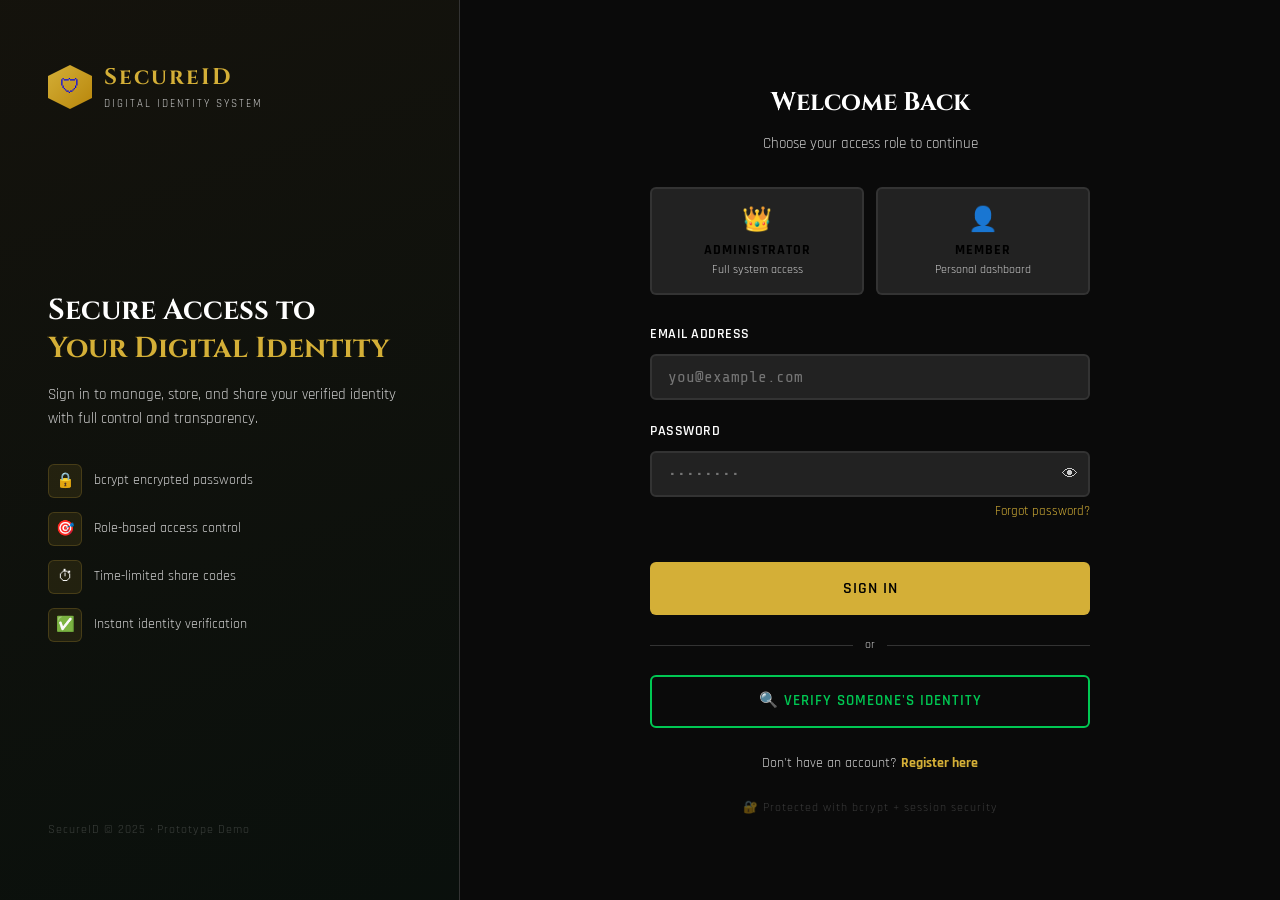
<file: dashboard.html>
<!DOCTYPE html>
<html lang="en">
<head>
  <meta charset="UTF-8"/>
  <meta name="viewport" content="width=device-width, initial-scale=1.0"/>
  <title>Dashboard – SecureID</title>
  <link rel="preconnect" href="https://fonts.googleapis.com">
  <link href="https://fonts.googleapis.com/css2?family=Cinzel:wght@400;600;700;900&family=Rajdhani:wght@300;400;500;600;700&family=Share+Tech+Mono&display=swap" rel="stylesheet">
  <link rel="stylesheet" href="shared.css">
  <style>
    .sidebar {
      position: fixed;
      left: 0; top: 60px; bottom: 0;
      width: 220px;
      background: var(--black-2);
      border-right: 1px solid var(--border);
      z-index: 50;
      display: flex;
      flex-direction: column;
      padding: 24px 0;
    }
    .sidebar-section { padding: 0 16px; margin-bottom: 8px; }
    .sidebar-label {
      font-size: 0.65rem; letter-spacing: 2px; text-transform: uppercase;
      color: rgba(255,255,255,0.2); padding: 0 12px; margin-bottom: 6px;
    }
    .nav-item {
      display: flex; align-items: center; gap: 10px;
      padding: 10px 12px;
      border-radius: 5px;
      font-size: 0.9rem; font-weight: 600;
      color: var(--text-muted);
      cursor: pointer;
      text-decoration: none;
      transition: all 0.2s;
      margin-bottom: 2px;
    }
    .nav-item:hover { background: rgba(212,175,55,0.08); color: var(--text); }
    .nav-item.active { background: rgba(212,175,55,0.12); color: var(--gold); border-left: 2px solid var(--gold); }
    .nav-item .icon { font-size: 17px; width: 22px; text-align: center; }
    .sidebar-bottom { margin-top: auto; padding: 0 16px; }

    .content { margin-left: 220px; padding-top: 60px; }
    .content-inner { padding: 32px; max-width: 1000px; }

    .page-header { margin-bottom: 28px; }
    .page-header h1 { font-family: 'Cinzel', serif; font-size: 1.8rem; font-weight: 700; }
    .page-header h1 span { color: var(--gold); }
    .page-header p { color: var(--text-muted); font-size: 0.95rem; margin-top: 4px; }

    /* IDENTITY CARD */
    .id-card {
      background: linear-gradient(135deg, #0F0F0F 0%, #161616 50%, #0A0A0A 100%);
      border: 1px solid var(--gold);
      border-radius: 12px;
      padding: 28px;
      position: relative;
      overflow: hidden;
      margin-bottom: 28px;
      box-shadow: 0 0 40px rgba(212,175,55,0.08), inset 0 1px 0 rgba(212,175,55,0.15);
    }
    .id-card::before {
      content: 'SECURE ID';
      position: absolute;
      top: 16px; right: 20px;
      font-family: 'Share Tech Mono', monospace;
      font-size: 0.65rem;
      color: rgba(212,175,55,0.2);
      letter-spacing: 3px;
    }
    .id-card::after {
      content: '';
      position: absolute;
      bottom: -30px; right: -30px;
      width: 140px; height: 140px;
      background: radial-gradient(circle, rgba(212,175,55,0.06), transparent 70%);
      border-radius: 50%;
    }
    .id-top { display: flex; align-items: flex-start; justify-content: space-between; margin-bottom: 24px; }
    .id-avatar {
      width: 64px; height: 64px;
      background: linear-gradient(135deg, var(--gold), var(--gold-dark));
      border-radius: 50%;
      display: flex; align-items: center; justify-content: center;
      font-size: 28px;
      border: 2px solid rgba(212,175,55,0.4);
      color: var(--black);
      font-weight: 700;
      font-family: 'Cinzel', serif;
    }
    .id-shield { font-size: 32px; opacity: 0.4; }
    .id-name { font-family: 'Cinzel', serif; font-size: 1.5rem; font-weight: 700; color: var(--gold); }
    .id-role { font-size: 0.75rem; letter-spacing: 2px; text-transform: uppercase; color: var(--text-muted); margin-top: 4px; }
    .id-fields { display: grid; grid-template-columns: repeat(3, 1fr); gap: 16px; }
    .id-field-label { font-size: 0.65rem; letter-spacing: 2px; text-transform: uppercase; color: rgba(255,255,255,0.3); margin-bottom: 4px; }
    .id-field-val { font-family: 'Share Tech Mono', monospace; font-size: 0.9rem; color: var(--text); }
    .id-field-val.gold { color: var(--gold); font-weight: 700; }

    /* SHARE CODE SECTION */
    .share-section { }
    .code-display {
      background: var(--black-3);
      border: 2px solid var(--border);
      border-radius: 8px;
      padding: 24px;
      text-align: center;
      margin: 20px 0;
      position: relative;
    }
    .code-display.active-code { border-color: var(--green); background: rgba(0,200,83,0.04); }
    .code-chars {
      font-family: 'Share Tech Mono', monospace;
      font-size: 3rem;
      letter-spacing: 12px;
      color: var(--green);
      text-shadow: 0 0 20px rgba(0,200,83,0.4);
      margin: 8px 0;
    }
    .code-ttl { font-size: 0.85rem; color: var(--text-muted); margin-top: 8px; }
    .code-ttl span { color: var(--gold); font-weight: 700; }
    .copy-btn {
      position: absolute;
      top: 12px; right: 12px;
      background: rgba(212,175,55,0.1);
      border: 1px solid var(--border);
      color: var(--gold);
      border-radius: 4px;
      padding: 5px 10px;
      cursor: pointer;
      font-size: 0.75rem;
      font-family: 'Rajdhani', sans-serif;
      font-weight: 700;
      transition: all 0.2s;
    }
    .copy-btn:hover { background: var(--gold); color: var(--black); }

    /* TABS */
    .tabs { display: flex; gap: 0; border-bottom: 1px solid var(--border); margin-bottom: 28px; }
    .tab {
      padding: 12px 24px;
      cursor: pointer;
      font-size: 0.9rem;
      font-weight: 700;
      letter-spacing: 1px;
      color: var(--text-muted);
      border-bottom: 2px solid transparent;
      transition: all 0.2s;
      text-transform: uppercase;
    }
    .tab:hover { color: var(--text); }
    .tab.active { color: var(--gold); border-bottom-color: var(--gold); }

    /* TAB PANELS */
    .tab-panel { display: none; }
    .tab-panel.active { display: block; }

    /* ACTIVITY LOG */
    .activity-list { display: flex; flex-direction: column; gap: 10px; }
    .activity-item {
      display: flex; align-items: center; gap: 14px;
      background: var(--black-2);
      border: 1px solid rgba(255,255,255,0.05);
      border-radius: 5px;
      padding: 12px 16px;
      font-size: 0.88rem;
    }
    .act-icon {
      width: 32px; height: 32px;
      border-radius: 50%;
      background: rgba(212,175,55,0.1);
      display: flex; align-items: center; justify-content: center;
      font-size: 14px;
      flex-shrink: 0;
    }
    .act-text { flex: 1; }
    .act-time { color: var(--text-muted); font-size: 0.78rem; }

    /* Profile edit form */
    .profile-form-grid { display: grid; grid-template-columns: 1fr 1fr; gap: 16px; }
    @media (max-width: 768px) {
      .sidebar { display: none; }
      .content { margin-left: 0; }
      .id-fields { grid-template-columns: 1fr 1fr; }
      .profile-form-grid { grid-template-columns: 1fr; }
    }

    .verify-inline {
      background: var(--black-3);
      border: 1px solid var(--border-green);
      border-radius: 6px;
      padding: 20px;
    }
    .quick-verify-input {
      display: flex; gap: 10px; align-items: center;
    }
    .quick-verify-input .form-input { flex: 1; font-family: 'Share Tech Mono', monospace; letter-spacing: 3px; text-transform: uppercase; }
    .verify-result {
      margin-top: 16px;
      padding: 14px;
      border-radius: 4px;
      display: none;
    }
    .verify-result.show { display: block; }
    .verify-result.success { background: rgba(0,200,83,0.08); border: 1px solid rgba(0,200,83,0.25); }
    .verify-result.error { background: rgba(255,68,68,0.08); border: 1px solid rgba(255,68,68,0.25); }
    .vr-field { display: flex; gap: 8px; padding: 6px 0; border-bottom: 1px solid rgba(255,255,255,0.05); font-size: 0.9rem; }
    .vr-field:last-child { border-bottom: none; }
    .vr-label { color: var(--text-muted); min-width: 110px; font-size: 0.82rem; letter-spacing: 1px; text-transform: uppercase; }
    .vr-val { color: var(--text); font-weight: 600; }
    .vr-val.green { color: var(--green); }
    .vr-val.gold { color: var(--gold); }
  </style>
</head>
<body>

  <!-- NAV -->
  <nav>
    <a href="index.html" class="nav-logo">
      <div class="shield">🛡</div>
      SecureID
    </a>
    <div class="nav-right">
      <span class="nav-user">Signed in as <span id="navUserName">—</span></span>
      <span class="badge badge-green badge-dot" style="font-size:0.7rem;">Member</span>
      <button onclick="SecureID.logout()" class="btn btn-outline btn-sm">Logout</button>
    </div>
  </nav>

  <!-- SIDEBAR -->
  <div class="sidebar">
    <div class="sidebar-section">
      <div class="sidebar-label">Navigation</div>
      <a class="nav-item active" onclick="showTab('overview')">
        <span class="icon">🪪</span> My Identity
      </a>
      <a class="nav-item" onclick="showTab('share')">
        <span class="icon">🔗</span> Share Identity
      </a>
      <a class="nav-item" onclick="showTab('verify')">
        <span class="icon">✅</span> Verify Code
      </a>
      <a class="nav-item" onclick="showTab('profile')">
        <span class="icon">✏️</span> Edit Profile
      </a>
      <a class="nav-item" onclick="showTab('security')">
        <span class="icon">🔐</span> Security
      </a>
    </div>
    <div class="sidebar-section">
      <div class="sidebar-label">Links</div>
      <a class="nav-item" href="verify.html">
        <span class="icon">🔍</span> Public Verify
      </a>
    </div>
    <div class="sidebar-bottom">
      <button onclick="SecureID.logout()" class="btn btn-danger btn-full btn-sm">Sign Out</button>
    </div>
  </div>

  <!-- MAIN -->
  <div class="content">
    <div class="content-inner">
      <div class="page-header">
        <h1>Welcome, <span id="headerName">—</span></h1>
        <p>Your secure digital identity dashboard</p>
      </div>

      <!-- OVERVIEW TAB -->
      <div class="tab-panel active" id="tab-overview">
        <!-- ID CARD -->
        <div class="id-card" id="idCard">
          <div class="id-top">
            <div>
              <div class="id-avatar" id="avatarInitial">?</div>
            </div>
            <div style="text-align:right;">
              <div class="id-name" id="cardName">—</div>
              <div class="id-role">Verified Member</div>
            </div>
            <div class="id-shield">🛡</div>
          </div>
          <div class="id-fields">
            <div>
              <div class="id-field-label">Mock ID</div>
              <div class="id-field-val gold" id="cardMockId">—</div>
            </div>
            <div>
              <div class="id-field-label">Email</div>
              <div class="id-field-val" id="cardEmail">—</div>
            </div>
            <div>
              <div class="id-field-label">Member Since</div>
              <div class="id-field-val" id="cardSince">—</div>
            </div>
            <div>
              <div class="id-field-label">Phone</div>
              <div class="id-field-val" id="cardPhone">—</div>
            </div>
            <div>
              <div class="id-field-label">Status</div>
              <div class="id-field-val" style="color:var(--green)">● Active</div>
            </div>
            <div>
              <div class="id-field-label">Role</div>
              <div class="id-field-val" style="color:var(--gold)">MEMBER</div>
            </div>
          </div>
        </div>

        <!-- QUICK STATS -->
        <div class="grid-3" style="margin-bottom:28px;">
          <div class="card green-accent">
            <div style="font-size:1.8rem;font-family:'Cinzel',serif;color:var(--green)" id="statCodeStatus">NONE</div>
            <div style="font-size:0.75rem;letter-spacing:1.5px;text-transform:uppercase;color:var(--text-muted);margin-top:4px;">Active Code</div>
          </div>
          <div class="card">
            <div style="font-size:1.8rem;font-family:'Cinzel',serif;color:var(--gold)" id="statMockId">—</div>
            <div style="font-size:0.75rem;letter-spacing:1.5px;text-transform:uppercase;color:var(--text-muted);margin-top:4px;">Mock ID</div>
          </div>
          <div class="card">
            <div style="font-size:1.8rem;font-family:'Cinzel',serif;color:var(--text)" id="statJoined">—</div>
            <div style="font-size:0.75rem;letter-spacing:1.5px;text-transform:uppercase;color:var(--text-muted);margin-top:4px;">Member Since</div>
          </div>
        </div>

        <div style="display:flex;gap:12px;flex-wrap:wrap;">
          <button class="btn btn-green" onclick="showTab('share')">🔗 Generate Share Code</button>
          <button class="btn btn-outline" onclick="showTab('profile')">✏️ Edit Profile</button>
          <button class="btn btn-outline-green" onclick="showTab('verify')">✅ Verify a Code</button>
        </div>
      </div>

      <!-- SHARE TAB -->
      <div class="tab-panel" id="tab-share">
        <h2 style="font-family:'Cinzel',serif;font-size:1.3rem;color:var(--gold);margin-bottom:8px;">Share Your Identity</h2>
        <p style="color:var(--text-muted);margin-bottom:24px;font-size:0.95rem;">Generate a secure 6-character code to share your identity. The code expires in 30 minutes.</p>

        <div class="card" style="max-width:500px;">
          <div class="alert alert-success" id="shareAlert"></div>
          <div class="alert alert-info" id="shareInfo"></div>

          <div class="code-display" id="codeBox">
            <div style="color:var(--text-muted);font-size:0.9rem;padding:20px 0;">No active code.<br>Click below to generate one.</div>
          </div>

          <div style="display:flex;gap:10px;flex-wrap:wrap;">
            <button class="btn btn-green" onclick="generateCode()">⚡ Generate New Code</button>
            <button class="btn btn-danger btn-sm" onclick="revokeCode()" id="revokeBtn" style="display:none">Revoke Code</button>
          </div>

          <div class="divider"></div>
          <div style="font-size:0.82rem;color:var(--text-muted);">
            <strong style="color:var(--gold);">How to share:</strong><br>
            1. Click "Generate New Code" above.<br>
            2. Share the 6-character code with the person who needs to verify you.<br>
            3. They visit the <a href="verify.html" style="color:var(--green);">Verify page</a> and enter the code.<br>
            4. Code expires automatically after 30 minutes for security.<br>
            <br>
            <span style="color:rgba(255,255,255,0.3);">⚠ In production: AES-256 encrypted links, OTP SMS, code usage limits would apply.</span>
          </div>
        </div>
      </div>

      <!-- VERIFY TAB -->
      <div class="tab-panel" id="tab-verify">
        <h2 style="font-family:'Cinzel',serif;font-size:1.3rem;color:var(--gold);margin-bottom:8px;">Verify an Identity</h2>
        <p style="color:var(--text-muted);margin-bottom:24px;font-size:0.95rem;">Enter a 6-character code to verify someone's digital identity.</p>

        <div class="card" style="max-width:520px;">
          <div class="verify-inline">
            <label class="form-label">Enter Share Code</label>
            <div class="quick-verify-input">
              <input type="text" class="form-input" id="verifyCodeInput" maxlength="6" placeholder="ABC123" />
              <button class="btn btn-green" onclick="doVerify()">Verify</button>
            </div>
          </div>
          <div class="verify-result" id="verifyResult">
            <div id="verifyResultInner"></div>
          </div>
        </div>
      </div>

      <!-- PROFILE TAB -->
      <div class="tab-panel" id="tab-profile">
        <h2 style="font-family:'Cinzel',serif;font-size:1.3rem;color:var(--gold);margin-bottom:8px;">Edit Profile</h2>
        <p style="color:var(--text-muted);margin-bottom:24px;font-size:0.95rem;">Update your identity information. Changes take effect immediately.</p>

        <div class="card" style="max-width:600px;">
          <div class="alert alert-success" id="profileAlert"></div>
          <div class="alert alert-error" id="profileError"></div>
          <form onsubmit="saveProfile(event)">
            <div class="profile-form-grid">
              <div class="form-group">
                <label class="form-label">Full Name</label>
                <input type="text" class="form-input" id="editName" required />
              </div>
              <div class="form-group">
                <label class="form-label">Mock ID</label>
                <input type="text" class="form-input" id="editMockId" />
                <div class="form-hint">Your government / identity mock code</div>
              </div>
              <div class="form-group">
                <label class="form-label">Email</label>
                <input type="email" class="form-input" id="editEmail" required />
              </div>
              <div class="form-group">
                <label class="form-label">Phone</label>
                <input type="tel" class="form-input" id="editPhone" placeholder="+91 00000 00000" />
              </div>
              <div class="form-group">
                <label class="form-label">Date of Birth</label>
                <input type="date" class="form-input" id="editDob" />
              </div>
              <div class="form-group">
                <label class="form-label">Address</label>
                <input type="text" class="form-input" id="editAddress" placeholder="City, State" />
              </div>
            </div>
            <button type="submit" class="btn btn-primary">Save Changes</button>
          </form>
        </div>
      </div>

      <!-- SECURITY TAB -->
      <div class="tab-panel" id="tab-security">
        <h2 style="font-family:'Cinzel',serif;font-size:1.3rem;color:var(--gold);margin-bottom:8px;">Security Settings</h2>
        <p style="color:var(--text-muted);margin-bottom:24px;font-size:0.95rem;">Manage your account security.</p>

        <div class="grid-2" style="max-width:700px;">
          <div class="card">
            <h3 style="font-family:'Cinzel',serif;color:var(--gold);margin-bottom:16px;">Change Password</h3>
            <div class="alert alert-success" id="pwAlert"></div>
            <div class="alert alert-error" id="pwError"></div>
            <form onsubmit="changePassword(event)">
              <div class="form-group">
                <label class="form-label">Current Password</label>
                <input type="password" class="form-input" id="currentPw" required />
              </div>
              <div class="form-group">
                <label class="form-label">New Password</label>
                <input type="password" class="form-input" id="newPw" required />
              </div>
              <div class="form-group">
                <label class="form-label">Confirm New Password</label>
                <input type="password" class="form-input" id="confirmNewPw" required />
              </div>
              <button type="submit" class="btn btn-primary btn-sm">Update Password</button>
            </form>
          </div>
          <div class="card">
            <h3 style="font-family:'Cinzel',serif;color:var(--gold);margin-bottom:16px;">Security Info</h3>
            <div style="display:flex;flex-direction:column;gap:14px;">
              <div>
                <div style="font-size:0.75rem;letter-spacing:1.5px;text-transform:uppercase;color:var(--text-muted)">Password Storage</div>
                <div style="font-size:0.9rem;color:var(--green);margin-top:3px;">bcrypt hashed ✔</div>
              </div>
              <div>
                <div style="font-size:0.75rem;letter-spacing:1.5px;text-transform:uppercase;color:var(--text-muted)">Session Type</div>
                <div style="font-size:0.9rem;color:var(--gold);margin-top:3px;">sessionStorage (prototype)</div>
              </div>
              <div>
                <div style="font-size:0.75rem;letter-spacing:1.5px;text-transform:uppercase;color:var(--text-muted)">2FA Status</div>
                <div style="font-size:0.9rem;color:rgba(255,200,0,0.7);margin-top:3px;">⚠ OTP-ready (simulated)</div>
              </div>
              <div>
                <div style="font-size:0.75rem;letter-spacing:1.5px;text-transform:uppercase;color:var(--text-muted)">Encryption</div>
                <div style="font-size:0.9rem;color:rgba(255,255,255,0.4);margin-top:3px;">AES-256 in production</div>
              </div>
            </div>
            <div class="divider"></div>
            <div style="font-size:0.78rem;color:rgba(255,255,255,0.2);">
              In production: implement TOTP 2FA, encrypted database fields, rate limiting, audit logs.
            </div>
          </div>
        </div>
      </div>

    </div>
  </div>

  <script src="app.js"></script>
  <script>
    let currentUser = null;
    let codeTimerInterval = null;

    window.addEventListener('DOMContentLoaded', () => {
      const session = SecureID.requireAuth('member');
      if (!session) return;
      currentUser = SecureID.getProfile(session.userId);
      renderProfile();
      loadActiveCode();
    });

    function renderProfile() {
      const u = currentUser;
      if (!u) return;
      document.getElementById('navUserName').textContent = u.name;
      document.getElementById('headerName').textContent = u.name.split(' ')[0];
      document.getElementById('avatarInitial').textContent = u.name.charAt(0).toUpperCase();
      document.getElementById('cardName').textContent = u.name;
      document.getElementById('cardEmail').textContent = u.email;
      document.getElementById('cardMockId').textContent = u.mockId || '—';
      document.getElementById('cardPhone').textContent = u.phone || 'Not set';
      document.getElementById('cardSince').textContent = new Date(u.createdAt).toLocaleDateString('en-IN', { year:'numeric', month:'short', day:'numeric' });
      document.getElementById('statMockId').textContent = u.mockId || '—';
      document.getElementById('statJoined').textContent = new Date(u.createdAt).toLocaleDateString('en-IN', { month:'short', year:'numeric' });

      // Fill edit form
      document.getElementById('editName').value = u.name || '';
      document.getElementById('editMockId').value = u.mockId || '';
      document.getElementById('editEmail').value = u.email || '';
      document.getElementById('editPhone').value = u.phone || '';
      document.getElementById('editDob').value = u.dob || '';
      document.getElementById('editAddress').value = u.address || '';
    }

    function loadActiveCode() {
      const activeCode = SecureID.getUserActiveCode(currentUser.id);
      if (activeCode) {
        renderCode(activeCode.code, activeCode.expiresAt);
      } else {
        document.getElementById('statCodeStatus').textContent = 'NONE';
      }
    }

    function renderCode(code, expiresAt) {
      const box = document.getElementById('codeBox');
      box.className = 'code-display active-code';
      box.innerHTML = `
        <div style="font-size:0.75rem;letter-spacing:2px;text-transform:uppercase;color:var(--text-muted)">Active Share Code</div>
        <div class="code-chars">${code}</div>
        <div class="code-ttl">Expires in: <span id="codeCountdown">—</span></div>
        <button class="copy-btn" onclick="copyCode('${code}')">Copy</button>
      `;
      document.getElementById('revokeBtn').style.display = 'inline-flex';
      document.getElementById('statCodeStatus').textContent = code;
      document.getElementById('statCodeStatus').style.color = 'var(--green)';

      if (codeTimerInterval) clearInterval(codeTimerInterval);
      codeTimerInterval = setInterval(() => {
        const el = document.getElementById('codeCountdown');
        if (el) {
          const remaining = SecureID.formatTime(expiresAt);
          el.textContent = remaining;
          if (remaining === 'Expired') {
            clearInterval(codeTimerInterval);
            loadActiveCode();
          }
        }
      }, 1000);
    }

    function generateCode() {
      const result = SecureID.createShareCode(currentUser.id);
      if (result.ok) {
        const activeCode = SecureID.getUserActiveCode(currentUser.id);
        renderCode(result.code, activeCode.expiresAt);
        const al = document.getElementById('shareAlert');
        al.textContent = '✔ New share code generated! Share it with who needs to verify you.';
        al.classList.add('show');
        setTimeout(() => al.classList.remove('show'), 4000);
      }
    }

    function revokeCode() {
      SecureID.revokeCode(currentUser.id);
      const box = document.getElementById('codeBox');
      box.className = 'code-display';
      box.innerHTML = '<div style="color:var(--text-muted);font-size:0.9rem;padding:20px 0;">Code revoked. Generate a new one.</div>';
      document.getElementById('revokeBtn').style.display = 'none';
      document.getElementById('statCodeStatus').textContent = 'NONE';
      document.getElementById('statCodeStatus').style.color = 'var(--text-muted)';
      if (codeTimerInterval) clearInterval(codeTimerInterval);
      const al = document.getElementById('shareInfo');
      al.textContent = 'Code revoked successfully.';
      al.classList.add('show');
      setTimeout(() => al.classList.remove('show'), 3000);
    }

    function copyCode(code) {
      navigator.clipboard.writeText(code).then(() => {
        const al = document.getElementById('shareAlert');
        al.textContent = '✔ Code "' + code + '" copied to clipboard!';
        al.classList.add('show');
        setTimeout(() => al.classList.remove('show'), 2500);
      });
    }

    function doVerify() {
      const code = document.getElementById('verifyCodeInput').value.trim();
      const result = document.getElementById('verifyResult');
      const inner = document.getElementById('verifyResultInner');

      if (!code || code.length < 3) {
        result.className = 'verify-result error show';
        inner.innerHTML = '<span style="color:var(--red);">✗ Please enter a valid code.</span>';
        return;
      }

      const res = SecureID.verifyCode(code);
      result.classList.add('show');
      if (res.ok) {
        result.className = 'verify-result success show';
        const id = res.identity;
        inner.innerHTML = `
          <div style="color:var(--green);font-weight:700;margin-bottom:12px;font-family:'Cinzel',serif;">✔ Identity Verified</div>
          <div class="vr-field"><span class="vr-label">Name</span><span class="vr-val">${id.name}</span></div>
          <div class="vr-field"><span class="vr-label">Email</span><span class="vr-val">${id.email}</span></div>
          <div class="vr-field"><span class="vr-label">Mock ID</span><span class="vr-val gold">${id.mockId}</span></div>
          <div class="vr-field"><span class="vr-label">Phone</span><span class="vr-val">${id.phone}</span></div>
          <div class="vr-field"><span class="vr-label">Role</span><span class="vr-val">${id.role.toUpperCase()}</span></div>
          <div class="vr-field"><span class="vr-label">Member Since</span><span class="vr-val">${id.memberSince}</span></div>
          <div class="vr-field"><span class="vr-label">Verifications</span><span class="vr-val green">${res.codeInfo.verifyCount} total</span></div>
        `;
      } else {
        result.className = 'verify-result error show';
        inner.innerHTML = `<span style="color:var(--red);">✗ ${res.msg}</span>`;
      }
    }

    function saveProfile(e) {
      e.preventDefault();
      const updates = {
        name: document.getElementById('editName').value.trim(),
        mockId: document.getElementById('editMockId').value.trim(),
        email: document.getElementById('editEmail').value.trim(),
        phone: document.getElementById('editPhone').value.trim(),
        dob: document.getElementById('editDob').value,
        address: document.getElementById('editAddress').value.trim()
      };
      const res = SecureID.updateProfile(currentUser.id, updates);
      if (res.ok) {
        currentUser = SecureID.getProfile(currentUser.id);
        renderProfile();
        const al = document.getElementById('profileAlert');
        al.textContent = '✔ Profile updated successfully!';
        al.classList.add('show');
        setTimeout(() => al.classList.remove('show'), 3000);
      } else {
        const el = document.getElementById('profileError');
        el.textContent = res.msg;
        el.classList.add('show');
      }
    }

    function changePassword(e) {
      e.preventDefault();
      const curr = document.getElementById('currentPw').value;
      const newPw = document.getElementById('newPw').value;
      const conf = document.getElementById('confirmNewPw').value;
      if (newPw !== conf) {
        const el = document.getElementById('pwError');
        el.textContent = 'New passwords do not match.';
        el.classList.add('show');
        return;
      }
      const res = SecureID.changePassword(currentUser.id, curr, newPw);
      if (res.ok) {
        const al = document.getElementById('pwAlert');
        al.textContent = '✔ Password changed successfully!';
        al.classList.add('show');
        document.getElementById('currentPw').value = '';
        document.getElementById('newPw').value = '';
        document.getElementById('confirmNewPw').value = '';
        setTimeout(() => al.classList.remove('show'), 3000);
      } else {
        const el = document.getElementById('pwError');
        el.textContent = res.msg;
        el.classList.add('show');
        setTimeout(() => el.classList.remove('show'), 3000);
      }
    }

    function showTab(name) {
      document.querySelectorAll('.tab-panel').forEach(p => p.classList.remove('active'));
      document.querySelectorAll('.nav-item').forEach(n => n.classList.remove('active'));
      document.getElementById('tab-' + name).classList.add('active');
      // Mark active nav
      document.querySelectorAll('.nav-item').forEach(n => {
        if (n.getAttribute('onclick') === `showTab('${name}')`) n.classList.add('active');
      });
    }
  </script>
</body>
</html>
</file>
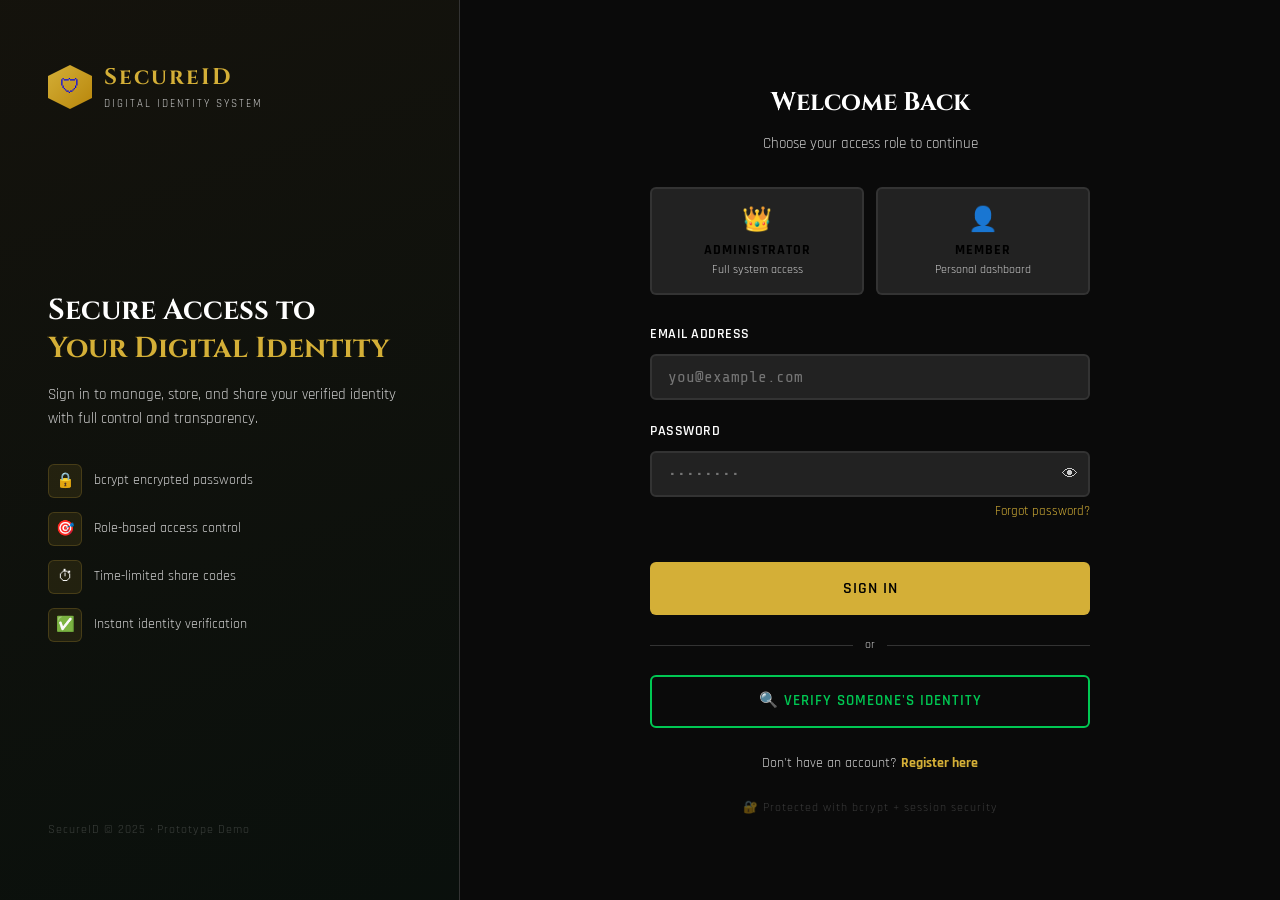
<file: login.html>
<!DOCTYPE html>
<html lang="en">
<head>
  <meta charset="UTF-8" />
  <meta name="viewport" content="width=device-width, initial-scale=1.0"/>
  <title>Login – SecureID</title>
  <link rel="preconnect" href="https://fonts.googleapis.com">
  <link href="https://fonts.googleapis.com/css2?family=Cinzel:wght@400;600;700;900&family=Rajdhani:wght@300;400;500;600;700&family=Share+Tech+Mono&display=swap" rel="stylesheet">
  <link rel="stylesheet" href="shared.css">
  <style>
    .auth-page {
      position: relative;
      z-index: 1;
      min-height: 100vh;
      display: flex;
      align-items: stretch;
    }

    /* LEFT PANEL */
    .auth-left {
      flex: 1;
      background: linear-gradient(160deg, rgba(212,175,55,0.05) 0%, rgba(0,200,83,0.03) 100%);
      border-right: 1px solid var(--border);
      padding: 60px 48px;
      display: flex;
      flex-direction: column;
      justify-content: space-between;
      min-width: 380px;
      max-width: 460px;
    }
    .auth-brand {
      display: flex;
      align-items: center;
      gap: 12px;
      text-decoration: none;
    }
    .shield-lg {
      width: 44px; height: 44px;
      background: linear-gradient(135deg, var(--gold), var(--gold-dark));
      clip-path: polygon(50% 0%, 100% 25%, 100% 75%, 50% 100%, 0% 75%, 0% 25%);
      display: flex; align-items: center; justify-content: center;
      font-size: 20px;
    }
    .auth-brand-text {
      font-family: 'Cinzel', serif;
      font-size: 1.4rem;
      font-weight: 700;
      color: var(--gold);
      letter-spacing: 2px;
    }
    .auth-brand-sub {
      font-size: 0.7rem;
      letter-spacing: 2px;
      text-transform: uppercase;
      color: var(--text-muted);
    }
    .auth-left-mid { }
    .auth-left-title {
      font-family: 'Cinzel', serif;
      font-size: 1.8rem;
      font-weight: 700;
      line-height: 1.3;
      margin-bottom: 16px;
    }
    .auth-left-title span { color: var(--gold); }
    .auth-left-desc {
      color: var(--text-muted);
      font-size: 0.95rem;
      margin-bottom: 32px;
    }
    .trust-items { display: flex; flex-direction: column; gap: 14px; }
    .trust-item {
      display: flex;
      align-items: center;
      gap: 12px;
      font-size: 0.9rem;
    }
    .trust-icon {
      width: 34px; height: 34px;
      background: rgba(212,175,55,0.1);
      border: 1px solid rgba(212,175,55,0.2);
      border-radius: 6px;
      display: flex; align-items: center; justify-content: center;
      font-size: 15px;
      flex-shrink: 0;
    }
    .trust-item span { color: var(--text-muted); }
    .auth-left-footer {
      font-size: 0.78rem;
      color: rgba(255,255,255,0.2);
      letter-spacing: 1px;
    }

    /* RIGHT PANEL */
    .auth-right {
      flex: 1;
      display: flex;
      align-items: center;
      justify-content: center;
      padding: 40px 32px;
    }
    .auth-box {
      width: 100%;
      max-width: 440px;
    }
    .auth-box-header {
      text-align: center;
      margin-bottom: 32px;
    }
    .auth-box-header h2 {
      font-family: 'Cinzel', serif;
      font-size: 1.6rem;
      font-weight: 700;
      margin-bottom: 8px;
    }
    .auth-box-header p {
      color: var(--text-muted);
      font-size: 0.92rem;
    }

    /* ROLE SELECTOR */
    .role-selector {
      display: grid;
      grid-template-columns: 1fr 1fr;
      gap: 12px;
      margin-bottom: 28px;
    }
    .role-btn {
      padding: 16px 12px;
      border: 2px solid rgba(255,255,255,0.08);
      border-radius: 6px;
      background: var(--black-3);
      cursor: pointer;
      text-align: center;
      transition: all 0.2s;
      font-family: 'Rajdhani', sans-serif;
    }
    .role-btn:hover { border-color: rgba(212,175,55,0.4); }
    .role-btn.active-admin {
      border-color: var(--gold);
      background: rgba(212,175,55,0.08);
    }
    .role-btn.active-member {
      border-color: var(--green);
      background: rgba(0,200,83,0.08);
    }
    .role-btn-icon { font-size: 24px; margin-bottom: 6px; }
    .role-btn-label {
      font-size: 0.85rem;
      font-weight: 700;
      letter-spacing: 1px;
      text-transform: uppercase;
    }
    .role-btn.active-admin .role-btn-label { color: var(--gold); }
    .role-btn.active-member .role-btn-label { color: var(--green); }
    .role-btn-sub { font-size: 0.72rem; color: var(--text-muted); margin-top: 3px; }

    /* FORM */
    .auth-form { }
    .demo-cred {
      background: rgba(0,200,83,0.07);
      border: 1px solid rgba(0,200,83,0.2);
      border-radius: 4px;
      padding: 12px 14px;
      margin-bottom: 20px;
      font-family: 'Share Tech Mono', monospace;
      font-size: 0.8rem;
      color: var(--text-muted);
    }
    .demo-cred strong { color: var(--green); }
    .demo-cred .fill-btn {
      background: none;
      border: none;
      color: var(--gold);
      cursor: pointer;
      font-family: 'Rajdhani', sans-serif;
      font-size: 0.78rem;
      font-weight: 700;
      letter-spacing: 1px;
      text-decoration: underline;
      padding: 0;
      margin-top: 6px;
      display: block;
    }
    .input-wrap {
      position: relative;
    }
    .input-wrap .form-input { padding-right: 44px; }
    .input-toggle {
      position: absolute;
      right: 12px;
      top: 50%;
      transform: translateY(-50%);
      background: none;
      border: none;
      color: var(--text-muted);
      cursor: pointer;
      font-size: 16px;
      padding: 0;
    }
    .input-toggle:hover { color: var(--gold); }
    .forgot-link {
      font-size: 0.82rem;
      color: var(--gold);
      text-decoration: none;
      float: right;
      margin-top: -16px;
      margin-bottom: 20px;
    }
    .auth-footer {
      text-align: center;
      margin-top: 20px;
      font-size: 0.88rem;
      color: var(--text-muted);
    }
    .auth-footer a {
      color: var(--gold);
      text-decoration: none;
      font-weight: 700;
    }
    .divider-or {
      display: flex;
      align-items: center;
      gap: 12px;
      margin: 20px 0;
      color: var(--text-muted);
      font-size: 0.78rem;
    }
    .divider-or::before, .divider-or::after {
      content: '';
      flex: 1;
      height: 1px;
      background: var(--border);
    }
    .security-note {
      text-align: center;
      font-size: 0.75rem;
      color: rgba(255,255,255,0.2);
      margin-top: 24px;
      letter-spacing: 1px;
    }
    .security-note span { color: rgba(212,175,55,0.4); }

    /* Animated border for admin mode */
    #loginForm.admin-mode .form-input:focus {
      border-color: var(--gold);
      box-shadow: 0 0 0 3px rgba(212,175,55,0.12);
    }
    #loginForm.member-mode .form-input:focus {
      border-color: var(--green);
      box-shadow: 0 0 0 3px rgba(0,200,83,0.12);
    }
  </style>
</head>
<body>
  <div class="auth-page">

    <!-- LEFT PANEL -->
    <div class="auth-left">
      <a href="index.html" class="auth-brand">
        <div class="shield-lg">🛡</div>
        <div>
          <div class="auth-brand-text">SecureID</div>
          <div class="auth-brand-sub">Digital Identity System</div>
        </div>
      </a>

      <div class="auth-left-mid">
        <h2 class="auth-left-title">Secure Access to<br><span>Your Digital Identity</span></h2>
        <p class="auth-left-desc">Sign in to manage, store, and share your verified identity with full control and transparency.</p>
        <div class="trust-items">
          <div class="trust-item"><div class="trust-icon">🔒</div><span>bcrypt encrypted passwords</span></div>
          <div class="trust-item"><div class="trust-icon">🎯</div><span>Role-based access control</span></div>
          <div class="trust-item"><div class="trust-icon">⏱</div><span>Time-limited share codes</span></div>
          <div class="trust-item"><div class="trust-icon">✅</div><span>Instant identity verification</span></div>
        </div>
      </div>

      <div class="auth-left-footer">SecureID © 2025 · Prototype Demo</div>
    </div>

    <!-- RIGHT PANEL -->
    <div class="auth-right">
      <div class="auth-box">
        <div class="auth-box-header">
          <h2 id="loginTitle">Welcome Back</h2>
          <p id="loginSubtitle">Choose your access role to continue</p>
        </div>

        <!-- ROLE SELECTOR -->
        <div class="role-selector">
          <button class="role-btn" id="adminRoleBtn" onclick="selectRole('admin')">
            <div class="role-btn-icon">👑</div>
            <div class="role-btn-label">Administrator</div>
            <div class="role-btn-sub">Full system access</div>
          </button>
          <button class="role-btn" id="memberRoleBtn" onclick="selectRole('member')">
            <div class="role-btn-icon">👤</div>
            <div class="role-btn-label">Member</div>
            <div class="role-btn-sub">Personal dashboard</div>
          </button>
        </div>

        <!-- DEMO CREDENTIALS -->
        <div class="demo-cred" id="demoCred" style="display:none">
          <div><strong>Demo Credentials:</strong></div>
          <div id="demoEmail"></div>
          <div id="demoPass"></div>
          <button class="fill-btn" onclick="fillDemo()">↓ Fill automatically</button>
        </div>

        <!-- ALERT -->
        <div class="alert alert-error" id="loginAlert"></div>

        <!-- FORM -->
        <form id="loginForm" onsubmit="handleLogin(event)">
          <div class="form-group">
            <label class="form-label" for="emailInput">Email Address</label>
            <input type="email" class="form-input" id="emailInput" placeholder="you@example.com" required />
          </div>
          <div class="form-group">
            <label class="form-label" for="passwordInput">Password</label>
            <div class="input-wrap">
              <input type="password" class="form-input" id="passwordInput" placeholder="••••••••" required />
              <button type="button" class="input-toggle" onclick="togglePw()" id="pwToggle">👁</button>
            </div>
          </div>
          <a href="#" class="forgot-link" onclick="forgotPassword()">Forgot password?</a>
          <div style="clear:both; margin-bottom:20px;"></div>
          <button type="submit" class="btn btn-primary btn-full btn-lg" id="loginBtn">
            <span id="loginBtnText">Sign In</span>
            <span id="loginSpinner" style="display:none" class="spinner"></span>
          </button>
        </form>

        <div class="divider-or">or</div>
        <a href="verify.html" class="btn btn-outline-green btn-full" style="justify-content:center; margin-bottom:4px;">
          🔍 Verify Someone's Identity
        </a>

        <div class="auth-footer">
          Don't have an account? <a href="register.html">Register here</a>
        </div>

        <div class="security-note">
          <span>🔐</span> Protected with bcrypt + session security
        </div>
      </div>
    </div>
  </div>

  <script src="app.js"></script>
  <script>
    let selectedRole = null;

    // Check URL for pre-selected role
    window.addEventListener('DOMContentLoaded', () => {
      // Redirect if already logged in
      const session = SecureID.getSession();
      if (session) {
        window.location.href = session.role === 'admin' ? 'admin.html' : 'dashboard.html';
        return;
      }
      const params = new URLSearchParams(window.location.search);
      const role = params.get('role');
      if (role === 'admin' || role === 'member') selectRole(role);
    });

    function selectRole(role) {
      selectedRole = role;
      const adminBtn = document.getElementById('adminRoleBtn');
      const memberBtn = document.getElementById('memberRoleBtn');
      const demoCred = document.getElementById('demoCred');
      const loginBtn = document.getElementById('loginBtn');
      const loginForm = document.getElementById('loginForm');

      adminBtn.classList.remove('active-admin', 'active-member');
      memberBtn.classList.remove('active-admin', 'active-member');
      loginForm.classList.remove('admin-mode', 'member-mode');

      if (role === 'admin') {
        adminBtn.classList.add('active-admin');
        loginForm.classList.add('admin-mode');
        document.getElementById('loginTitle').textContent = 'Admin Login';
        document.getElementById('loginSubtitle').textContent = 'Sign in with administrator credentials';
        document.getElementById('loginBtnText').textContent = 'Sign In as Admin';
        loginBtn.className = 'btn btn-primary btn-full btn-lg';
        document.getElementById('demoEmail').textContent = 'Email: admin@secureid.gov';
        document.getElementById('demoPass').textContent = 'Password: Admin@2025';
      } else {
        memberBtn.classList.add('active-member');
        loginForm.classList.add('member-mode');
        document.getElementById('loginTitle').textContent = 'Member Login';
        document.getElementById('loginSubtitle').textContent = 'Sign in to your identity dashboard';
        document.getElementById('loginBtnText').textContent = 'Sign In as Member';
        loginBtn.className = 'btn btn-green btn-full btn-lg';
        document.getElementById('demoEmail').textContent = 'Register a new account to test';
        document.getElementById('demoPass').textContent = 'or use demo: user@test.com / Test@1234';
        // Create demo user if needed
        createDemoUser();
      }
      demoCred.style.display = 'block';
    }

    function createDemoUser() {
      // Create a demo member account if not exists
      SecureID.register({ name: 'Demo User', email: 'user@test.com', password: 'Test@1234' });
    }

    function fillDemo() {
      if (selectedRole === 'admin') {
        document.getElementById('emailInput').value = 'admin@secureid.gov';
        document.getElementById('passwordInput').value = 'Admin@2025';
      } else {
        document.getElementById('emailInput').value = 'user@test.com';
        document.getElementById('passwordInput').value = 'Test@1234';
      }
    }

    function handleLogin(e) {
      e.preventDefault();
      if (!selectedRole) {
        showAlert('Please select a role (Admin or Member) first.', 'error');
        setLoading(false);
        return;
      }
      const email = document.getElementById('emailInput').value;
      const password = document.getElementById('passwordInput').value;

      setLoading(true);
      // Simulate async (realistic UX)
      setTimeout(() => {
        const result = SecureID.login({ email, password, role: selectedRole });
        setLoading(false);
        if (result.ok) {
          showAlert('Login successful! Redirecting...', 'success');
          setTimeout(() => {
            window.location.href = selectedRole === 'admin' ? 'admin.html' : 'dashboard.html';
          }, 800);
        } else {
          showAlert(result.msg, 'error');
        }
      }, 900);
    }

    function setLoading(on) {
      document.getElementById('loginBtn').disabled = on;
      document.getElementById('loginBtnText').style.display = on ? 'none' : 'inline';
      document.getElementById('loginSpinner').style.display = on ? 'inline-block' : 'none';
    }

    function showAlert(msg, type) {
      const el = document.getElementById('loginAlert');
      el.textContent = msg;
      el.className = `alert alert-${type} show`;
    }

    function togglePw() {
      const input = document.getElementById('passwordInput');
      const btn = document.getElementById('pwToggle');
      if (input.type === 'password') {
        input.type = 'text';
        btn.textContent = '🙈';
      } else {
        input.type = 'password';
        btn.textContent = '👁';
      }
    }

    function forgotPassword() {
      showAlert('Password reset: In production, an email with a reset link would be sent. For demo, use the credentials shown.', 'info');
      const el = document.getElementById('loginAlert');
      el.className = 'alert alert-info show';
    }
  </script>
</body>
</html>
</file>
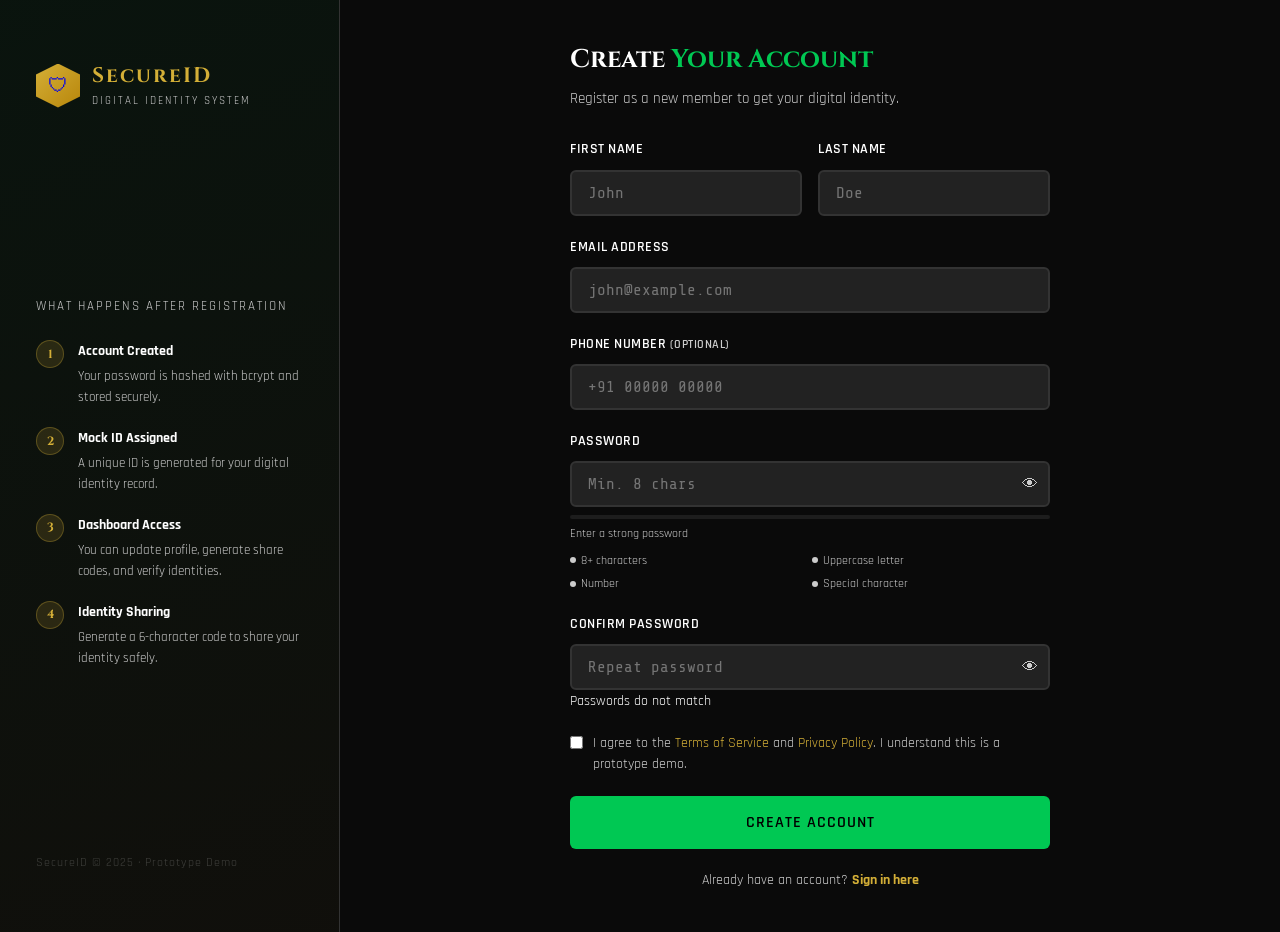
<file: register.html>
<!DOCTYPE html>
<html lang="en">
<head>
  <meta charset="UTF-8"/>
  <meta name="viewport" content="width=device-width, initial-scale=1.0"/>
  <title>Register – SecureID</title>
  <link rel="preconnect" href="https://fonts.googleapis.com">
  <link href="https://fonts.googleapis.com/css2?family=Cinzel:wght@400;600;700;900&family=Rajdhani:wght@300;400;500;600;700&family=Share+Tech+Mono&display=swap" rel="stylesheet">
  <link rel="stylesheet" href="shared.css">
  <style>
    .auth-page {
      position: relative; z-index: 1;
      min-height: 100vh;
      display: flex; align-items: stretch;
    }
    .auth-left {
      flex: 0 0 340px;
      background: linear-gradient(160deg, rgba(0,200,83,0.05) 0%, rgba(212,175,55,0.03) 100%);
      border-right: 1px solid var(--border);
      padding: 60px 36px;
      display: flex; flex-direction: column; justify-content: space-between;
    }
    .auth-brand { display: flex; align-items: center; gap: 12px; text-decoration: none; }
    .shield-lg {
      width: 44px; height: 44px;
      background: linear-gradient(135deg, var(--gold), var(--gold-dark));
      clip-path: polygon(50% 0%, 100% 25%, 100% 75%, 50% 100%, 0% 75%, 0% 25%);
      display: flex; align-items: center; justify-content: center; font-size: 20px;
    }
    .auth-brand-text { font-family: 'Cinzel', serif; font-size: 1.3rem; font-weight: 700; color: var(--gold); letter-spacing: 2px; }
    .auth-brand-sub { font-size: 0.7rem; letter-spacing: 2px; text-transform: uppercase; color: var(--text-muted); }
    .steps-list { display: flex; flex-direction: column; gap: 20px; }
    .reg-step { display: flex; gap: 14px; align-items: flex-start; }
    .reg-step-num {
      width: 28px; height: 28px; flex-shrink: 0;
      background: rgba(212,175,55,0.15);
      border: 1px solid rgba(212,175,55,0.3);
      border-radius: 50%;
      display: flex; align-items: center; justify-content: center;
      font-family: 'Cinzel', serif;
      font-size: 0.75rem; font-weight: 700; color: var(--gold);
    }
    .reg-step h4 { font-size: 0.9rem; color: var(--text); margin-bottom: 3px; }
    .reg-step p { font-size: 0.8rem; color: var(--text-muted); }
    .auth-left-footer { font-size: 0.75rem; color: rgba(255,255,255,0.2); letter-spacing: 1px; }
    .auth-right { flex: 1; display: flex; align-items: center; justify-content: center; padding: 40px 32px; }
    .auth-box { width: 100%; max-width: 480px; }
    .auth-box-header { margin-bottom: 28px; }
    .auth-box-header h2 { font-family: 'Cinzel', serif; font-size: 1.6rem; font-weight: 700; margin-bottom: 6px; }
    .auth-box-header h2 span { color: var(--green); }
    .auth-box-header p { color: var(--text-muted); font-size: 0.92rem; }

    /* Password strength */
    .pw-strength { margin-top: 8px; }
    .pw-bar-wrap {
      height: 4px; background: rgba(255,255,255,0.08); border-radius: 2px; overflow: hidden; margin-bottom: 5px;
    }
    .pw-bar { height: 100%; width: 0%; border-radius: 2px; transition: all 0.3s; }
    .pw-label { font-size: 0.75rem; color: var(--text-muted); }
    .pw-reqs { margin-top: 8px; display: grid; grid-template-columns: 1fr 1fr; gap: 4px; }
    .pw-req { font-size: 0.75rem; color: var(--text-muted); display: flex; align-items: center; gap: 5px; }
    .pw-req.met { color: var(--green); }
    .pw-req-dot { width: 6px; height: 6px; border-radius: 50%; background: currentColor; flex-shrink: 0; }

    .two-col { display: grid; grid-template-columns: 1fr 1fr; gap: 16px; }
    .input-wrap { position: relative; }
    .input-wrap .form-input { padding-right: 44px; }
    .input-toggle {
      position: absolute; right: 12px; top: 50%; transform: translateY(-50%);
      background: none; border: none; color: var(--text-muted); cursor: pointer; font-size: 16px; padding: 0;
    }
    .terms-check { display: flex; align-items: flex-start; gap: 10px; font-size: 0.85rem; color: var(--text-muted); }
    .terms-check input[type="checkbox"] { margin-top: 3px; accent-color: var(--green); }
    .terms-check a { color: var(--gold); text-decoration: none; }
    .auth-footer { text-align: center; margin-top: 20px; font-size: 0.88rem; color: var(--text-muted); }
    .auth-footer a { color: var(--gold); text-decoration: none; font-weight: 700; }
    .spinner { width: 18px; height: 18px; border: 2px solid rgba(0,200,83,0.3); border-top-color: var(--green); border-radius: 50%; animation: spin 0.7s linear infinite; display: inline-block; }
    @keyframes spin { to { transform: rotate(360deg); } }
    @media (max-width: 768px) {
      .auth-left { display: none; }
      .two-col { grid-template-columns: 1fr; }
    }
  </style>
</head>
<body>
<div class="auth-page">
  <!-- LEFT -->
  <div class="auth-left">
    <a href="index.html" class="auth-brand">
      <div class="shield-lg">🛡</div>
      <div>
        <div class="auth-brand-text">SecureID</div>
        <div class="auth-brand-sub">Digital Identity System</div>
      </div>
    </a>
    <div>
      <p style="font-size:0.8rem;color:var(--text-muted);margin-bottom:24px;text-transform:uppercase;letter-spacing:2px;">What happens after registration</p>
      <div class="steps-list">
        <div class="reg-step">
          <div class="reg-step-num">1</div>
          <div>
            <h4>Account Created</h4>
            <p>Your password is hashed with bcrypt and stored securely.</p>
          </div>
        </div>
        <div class="reg-step">
          <div class="reg-step-num">2</div>
          <div>
            <h4>Mock ID Assigned</h4>
            <p>A unique ID is generated for your digital identity record.</p>
          </div>
        </div>
        <div class="reg-step">
          <div class="reg-step-num">3</div>
          <div>
            <h4>Dashboard Access</h4>
            <p>You can update profile, generate share codes, and verify identities.</p>
          </div>
        </div>
        <div class="reg-step">
          <div class="reg-step-num">4</div>
          <div>
            <h4>Identity Sharing</h4>
            <p>Generate a 6-character code to share your identity safely.</p>
          </div>
        </div>
      </div>
    </div>
    <div class="auth-left-footer">SecureID © 2025 · Prototype Demo</div>
  </div>

  <!-- RIGHT -->
  <div class="auth-right">
    <div class="auth-box">
      <div class="auth-box-header">
        <div class="gold-line"></div>
        <h2>Create <span>Your Account</span></h2>
        <p>Register as a new member to get your digital identity.</p>
      </div>

      <div class="alert alert-error" id="regAlert"></div>
      <div class="alert alert-success" id="regSuccess"></div>

      <form id="registerForm" onsubmit="handleRegister(event)">
        <div class="two-col">
          <div class="form-group">
            <label class="form-label">First Name</label>
            <input type="text" class="form-input" id="firstName" placeholder="John" required />
          </div>
          <div class="form-group">
            <label class="form-label">Last Name</label>
            <input type="text" class="form-input" id="lastName" placeholder="Doe" required />
          </div>
        </div>

        <div class="form-group">
          <label class="form-label">Email Address</label>
          <input type="email" class="form-input" id="regEmail" placeholder="john@example.com" required />
        </div>

        <div class="form-group">
          <label class="form-label">Phone Number <span style="color:var(--text-muted);font-size:0.75rem;">(Optional)</span></label>
          <input type="tel" class="form-input" id="regPhone" placeholder="+91 00000 00000" />
        </div>

        <div class="form-group">
          <label class="form-label">Password</label>
          <div class="input-wrap">
            <input type="password" class="form-input" id="regPassword" placeholder="Min. 8 chars" required oninput="checkStrength(this.value)" />
            <button type="button" class="input-toggle" onclick="togglePw('regPassword', this)">👁</button>
          </div>
          <div class="pw-strength">
            <div class="pw-bar-wrap"><div class="pw-bar" id="pwBar"></div></div>
            <div class="pw-label" id="pwLabel">Enter a strong password</div>
            <div class="pw-reqs">
              <div class="pw-req" id="req-len"><span class="pw-req-dot"></span> 8+ characters</div>
              <div class="pw-req" id="req-upper"><span class="pw-req-dot"></span> Uppercase letter</div>
              <div class="pw-req" id="req-num"><span class="pw-req-dot"></span> Number</div>
              <div class="pw-req" id="req-special"><span class="pw-req-dot"></span> Special character</div>
            </div>
          </div>
        </div>

        <div class="form-group">
          <label class="form-label">Confirm Password</label>
          <div class="input-wrap">
            <input type="password" class="form-input" id="regConfirm" placeholder="Repeat password" required />
            <button type="button" class="input-toggle" onclick="togglePw('regConfirm', this)">👁</button>
          </div>
          <div class="form-error" id="confirmError">Passwords do not match</div>
        </div>

        <div class="form-group">
          <div class="terms-check">
            <input type="checkbox" id="termsCheck" required />
            <label for="termsCheck">I agree to the <a href="#">Terms of Service</a> and <a href="#">Privacy Policy</a>. I understand this is a prototype demo.</label>
          </div>
        </div>

        <button type="submit" class="btn btn-green btn-full btn-lg" id="regBtn">
          <span id="regBtnText">Create Account</span>
          <span id="regSpinner" style="display:none" class="spinner"></span>
        </button>
      </form>

      <div class="auth-footer">
        Already have an account? <a href="login.html">Sign in here</a>
      </div>
    </div>
  </div>
</div>

<script src="app.js"></script>
<script>
  // Redirect if already logged in
  window.addEventListener('DOMContentLoaded', () => {
    const session = SecureID.getSession();
    if (session) window.location.href = session.role === 'admin' ? 'admin.html' : 'dashboard.html';
  });

  function checkStrength(pw) {
    const bar = document.getElementById('pwBar');
    const label = document.getElementById('pwLabel');
    const reqs = {
      'req-len': pw.length >= 8,
      'req-upper': /[A-Z]/.test(pw),
      'req-num': /[0-9]/.test(pw),
      'req-special': /[^A-Za-z0-9]/.test(pw)
    };
    const met = Object.values(reqs).filter(Boolean).length;
    for (const [id, ok] of Object.entries(reqs)) {
      document.getElementById(id).classList.toggle('met', ok);
    }
    const colors = ['', '#FF4444', '#FF8800', '#FFB300', '#00C853'];
    const labels = ['', 'Very Weak', 'Weak', 'Fair', 'Strong'];
    bar.style.width = (met * 25) + '%';
    bar.style.background = colors[met] || '#444';
    label.textContent = labels[met] || '';
    label.style.color = colors[met] || 'var(--text-muted)';
  }

  function togglePw(id, btn) {
    const input = document.getElementById(id);
    if (input.type === 'password') { input.type = 'text'; btn.textContent = '🙈'; }
    else { input.type = 'password'; btn.textContent = '👁'; }
  }

  function handleRegister(e) {
    e.preventDefault();
    const firstName = document.getElementById('firstName').value.trim();
    const lastName = document.getElementById('lastName').value.trim();
    const email = document.getElementById('regEmail').value.trim();
    const phone = document.getElementById('regPhone').value.trim();
    const password = document.getElementById('regPassword').value;
    const confirm = document.getElementById('regConfirm').value;
    const errEl = document.getElementById('confirmError');

    if (password !== confirm) {
      errEl.style.display = 'block';
      return;
    }
    errEl.style.display = 'none';

    setLoading(true);
    setTimeout(() => {
      const result = SecureID.register({ name: firstName + ' ' + lastName, email, password });
      // Add phone if provided
      if (result.ok && phone) {
        SecureID.updateProfile(result.user.id, { phone });
      }
      setLoading(false);
      if (result.ok) {
        document.getElementById('regAlert').classList.remove('show');
        const succ = document.getElementById('regSuccess');
        succ.textContent = '✔ Account created successfully! Redirecting to login...';
        succ.classList.add('show');
        document.getElementById('registerForm').style.opacity = '0.4';
        setTimeout(() => { window.location.href = 'login.html?role=member'; }, 1800);
      } else {
        const el = document.getElementById('regAlert');
        el.textContent = result.msg;
        el.classList.add('show');
      }
    }, 900);
  }

  function setLoading(on) {
    document.getElementById('regBtn').disabled = on;
    document.getElementById('regBtnText').style.display = on ? 'none' : 'inline';
    document.getElementById('regSpinner').style.display = on ? 'inline-block' : 'none';
  }
</script>
</body>
</html>
</file>
<file: shared.css>
﻿:root {
  --gold: #d4af37;
  --gold-dark: #b8860b;
  --green: #00c853;
  --green-dark: #009624;
  --red: #ff4444;
  --red-dark: #cc0000;
  --blue: #2196f3;
  --black: #000000;
  --black-1: #111111;
  --black-2: #1a1a1a;
  --black-3: #222222;
  --gray: #666666;
  --text: #ffffff;
  --text-muted: #cccccc;
  --border: #333333;
  --border-light: #444444;
  --bg: #0a0a0a;
  --bg-light: #1a1a1a;
}

/* Reset */
* {
  box-sizing: border-box;
  margin: 0;
  padding: 0;
}

body {
  font-family: 'Rajdhani', sans-serif;
  background: var(--bg);
  color: var(--text);
  line-height: 1.6;
  font-size: 14px;
}

/* Form elements */
.form-group {
  margin-bottom: 20px;
}

.form-label {
  display: block;
  margin-bottom: 8px;
  font-size: 0.9rem;
  font-weight: 600;
  color: var(--text);
  letter-spacing: 0.5px;
  text-transform: uppercase;
}

.form-input {
  width: 100%;
  padding: 12px 16px;
  background: var(--black-3);
  border: 2px solid var(--border);
  border-radius: 6px;
  color: var(--text);
  font-size: 1rem;
  font-family: 'Share Tech Mono', monospace;
  transition: all 0.2s;
}

.form-input:focus {
  outline: none;
  border-color: var(--gold);
  box-shadow: 0 0 0 3px rgba(212,175,55,0.12);
}

.form-hint {
  font-size: 0.8rem;
  color: var(--text-muted);
  margin-top: 4px;
}

/* Buttons */
.btn {
  display: inline-flex;
  align-items: center;
  justify-content: center;
  gap: 8px;
  padding: 12px 24px;
  border: none;
  border-radius: 6px;
  font-family: 'Rajdhani', sans-serif;
  font-size: 0.95rem;
  font-weight: 600;
  letter-spacing: 1px;
  text-transform: uppercase;
  cursor: pointer;
  transition: all 0.2s;
  text-decoration: none;
}

.btn:disabled {
  opacity: 0.5;
  cursor: not-allowed;
}

.btn-primary {
  background: var(--gold);
  color: var(--black);
}

.btn-primary:hover:not(:disabled) {
  background: var(--gold-dark);
  transform: translateY(-1px);
}

.btn-green {
  background: var(--green);
  color: var(--black);
}

.btn-green:hover:not(:disabled) {
  background: var(--green-dark);
  transform: translateY(-1px);
}

.btn-outline {
  background: transparent;
  border: 2px solid var(--border);
  color: var(--text);
}

.btn-outline:hover:not(:disabled) {
  border-color: var(--gold);
  color: var(--gold);
}

.btn-outline-green {
  background: transparent;
  border: 2px solid var(--green);
  color: var(--green);
}

.btn-outline-green:hover:not(:disabled) {
  background: var(--green);
  color: var(--black);
}

.btn-danger {
  background: var(--red);
  color: var(--text);
}

.btn-danger:hover:not(:disabled) {
  background: var(--red-dark);
}

.btn-sm {
  padding: 8px 16px;
  font-size: 0.8rem;
}

.btn-full {
  width: 100%;
}

.btn-lg {
  padding: 16px 32px;
  font-size: 1rem;
}

/* Cards */
.card {
  background: var(--black-2);
  border: 1px solid var(--border);
  border-radius: 8px;
  padding: 24px;
  margin-bottom: 20px;
}

/* Alerts */
.alert {
  padding: 12px 16px;
  border-radius: 6px;
  margin-bottom: 16px;
  font-size: 0.9rem;
  display: none;
}

.alert.show {
  display: block;
}

.alert-error {
  background: rgba(255,68,68,0.1);
  border: 1px solid rgba(255,68,68,0.3);
  color: var(--red);
}

.alert-success {
  background: rgba(0,200,83,0.1);
  border: 1px solid rgba(0,200,83,0.3);
  color: var(--green);
}

.alert-info {
  background: rgba(212,175,55,0.1);
  border: 1px solid rgba(212,175,55,0.3);
  color: var(--gold);
}

/* Spinner */
.spinner {
  width: 16px;
  height: 16px;
  border: 2px solid rgba(255,255,255,0.3);
  border-top: 2px solid var(--gold);
  border-radius: 50%;
  animation: spin 1s linear infinite;
}

@keyframes spin {
  0% { transform: rotate(0deg); }
  100% { transform: rotate(360deg); }
}

/* Modal */
.modal-overlay {
  position: fixed;
  top: 0;
  left: 0;
  right: 0;
  bottom: 0;
  background: rgba(0,0,0,0.8);
  display: flex;
  align-items: center;
  justify-content: center;
  z-index: 1000;
  opacity: 0;
  visibility: hidden;
  transition: all 0.3s;
}

.modal-overlay.show {
  opacity: 1;
  visibility: visible;
}

.modal {
  background: var(--black-2);
  border: 1px solid var(--border);
  border-radius: 8px;
  padding: 24px;
  max-width: 500px;
  width: 90%;
  position: relative;
}

.modal-close {
  position: absolute;
  top: 12px;
  right: 12px;
  background: none;
  border: none;
  color: var(--text-muted);
  font-size: 24px;
  cursor: pointer;
  padding: 0;
  width: 32px;
  height: 32px;
  display: flex;
  align-items: center;
  justify-content: center;
}

.modal-close:hover {
  color: var(--gold);
}

.modal h3 {
  margin-bottom: 16px;
  font-family: 'Cinzel', serif;
  color: var(--gold);
}

.modal-actions {
  display: flex;
  gap: 12px;
  justify-content: flex-end;
  margin-top: 24px;
}

/* Tables */
.table {
  width: 100%;
  border-collapse: collapse;
  margin-bottom: 20px;
}

.table th,
.table td {
  padding: 12px 16px;
  text-align: left;
  border-bottom: 1px solid var(--border);
}

.table th {
  font-weight: 600;
  color: var(--gold);
  text-transform: uppercase;
  font-size: 0.8rem;
  letter-spacing: 1px;
}

.table td {
  color: var(--text);
}

/* Badges */
.badge {
  display: inline-block;
  padding: 4px 8px;
  border-radius: 4px;
  font-size: 0.75rem;
  font-weight: 600;
  text-transform: uppercase;
  letter-spacing: 0.5px;
}

.badge-green {
  background: rgba(0,200,83,0.2);
  color: var(--green);
}

.badge-gold {
  background: rgba(212,175,55,0.2);
  color: var(--gold);
}

.badge-red {
  background: rgba(255,68,68,0.2);
  color: var(--red);
}

/* Divider */
.divider {
  height: 1px;
  background: var(--border);
  margin: 20px 0;
}

/* Utility classes */
.text-center { text-align: center; }
.text-right { text-align: right; }
.mb-0 { margin-bottom: 0; }
.mb-1 { margin-bottom: 8px; }
.mb-2 { margin-bottom: 16px; }
.mb-3 { margin-bottom: 24px; }
.mt-1 { margin-top: 8px; }
.mt-2 { margin-top: 16px; }
.mt-3 { margin-top: 24px; }

/* Responsive */
@media (max-width: 768px) {
  .btn {
    padding: 10px 20px;
    font-size: 0.9rem;
  }
  
  .card {
    padding: 16px;
  }
  
  .modal {
    margin: 20px;
    width: calc(100% - 40px);
  }
}
</file>
